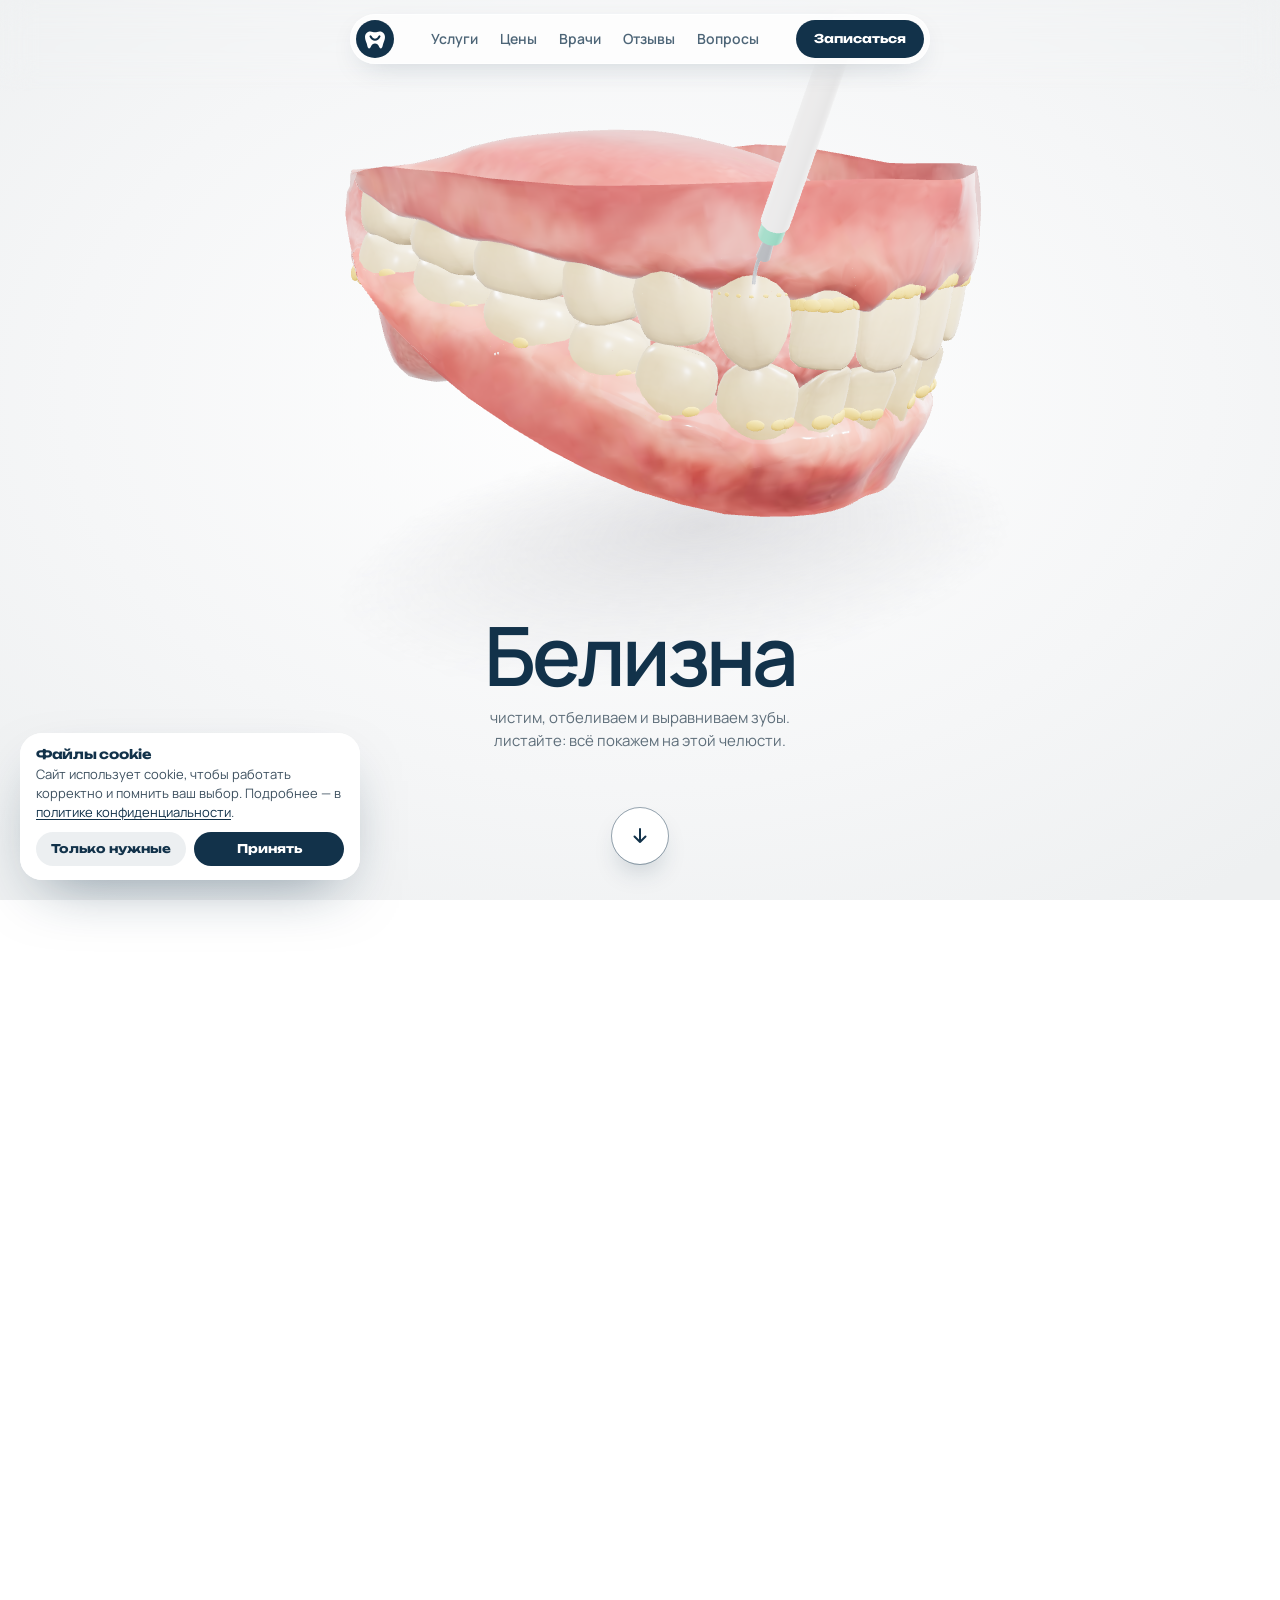
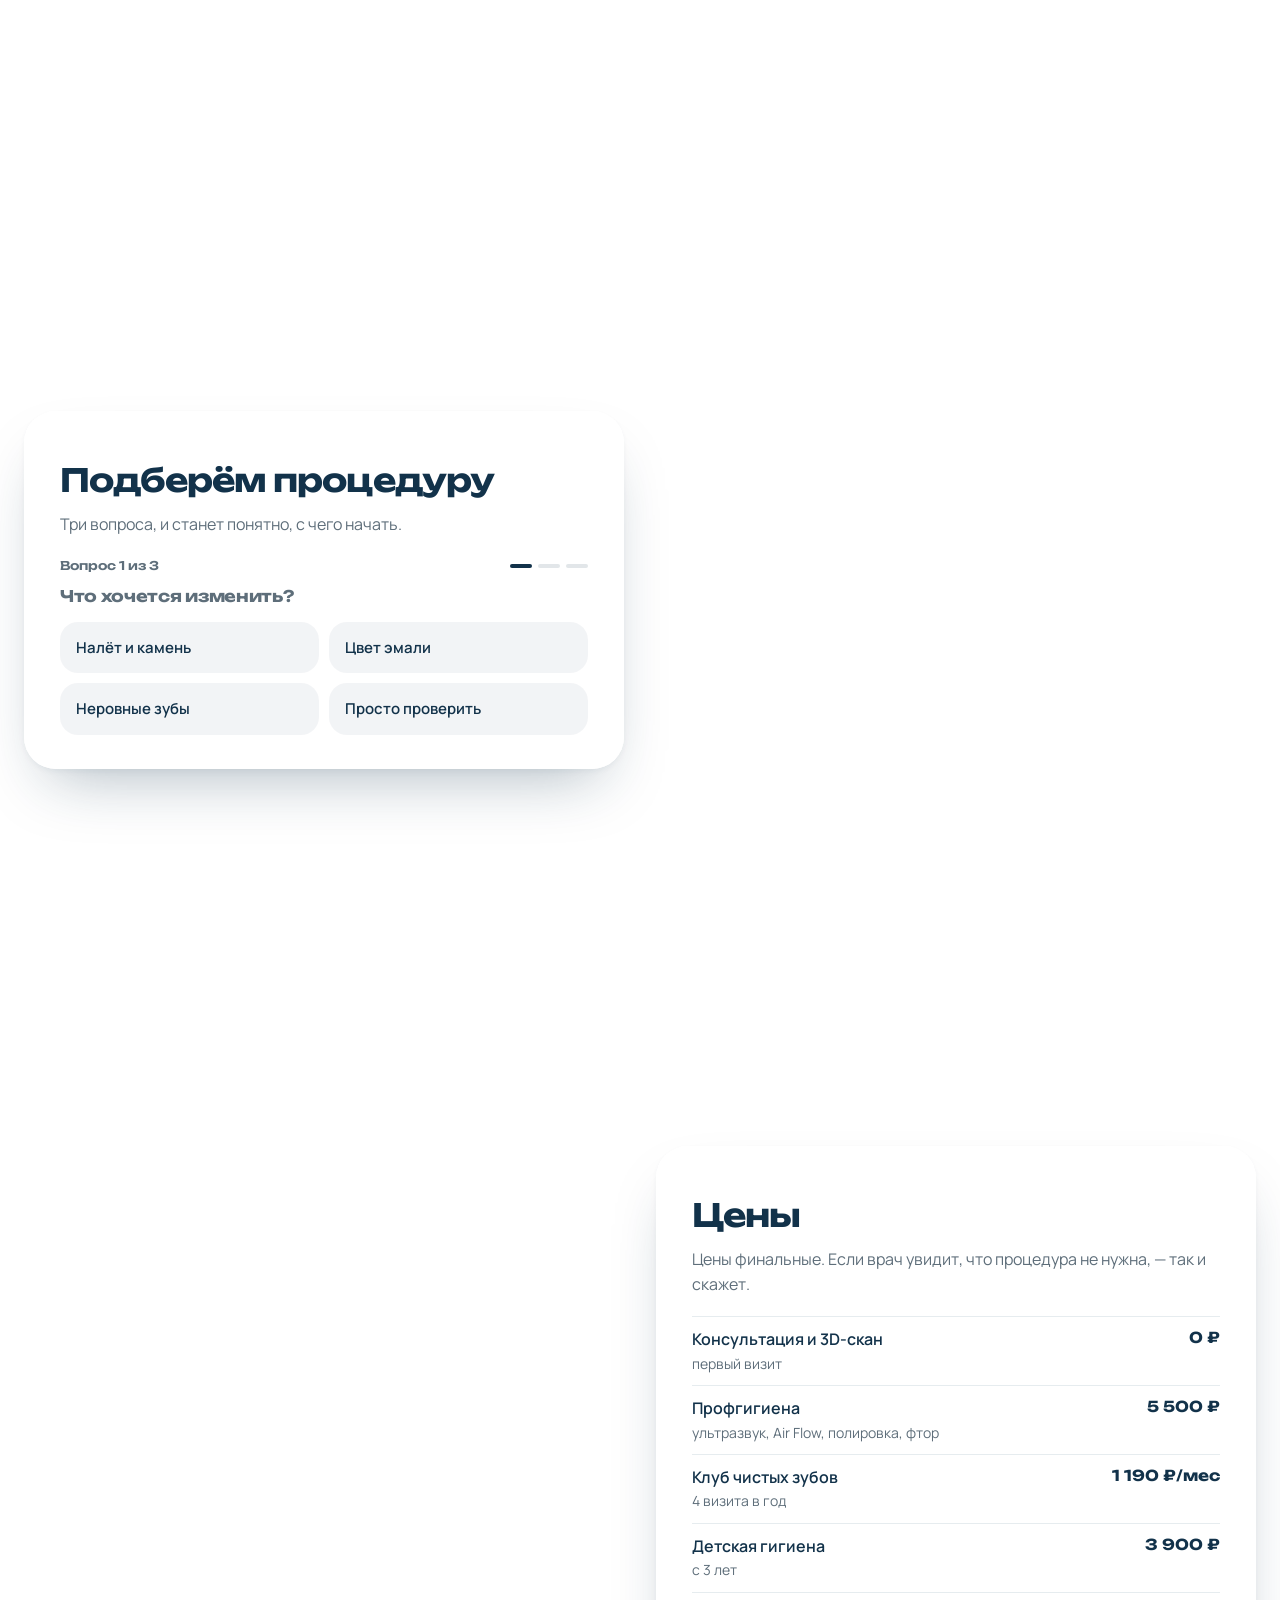
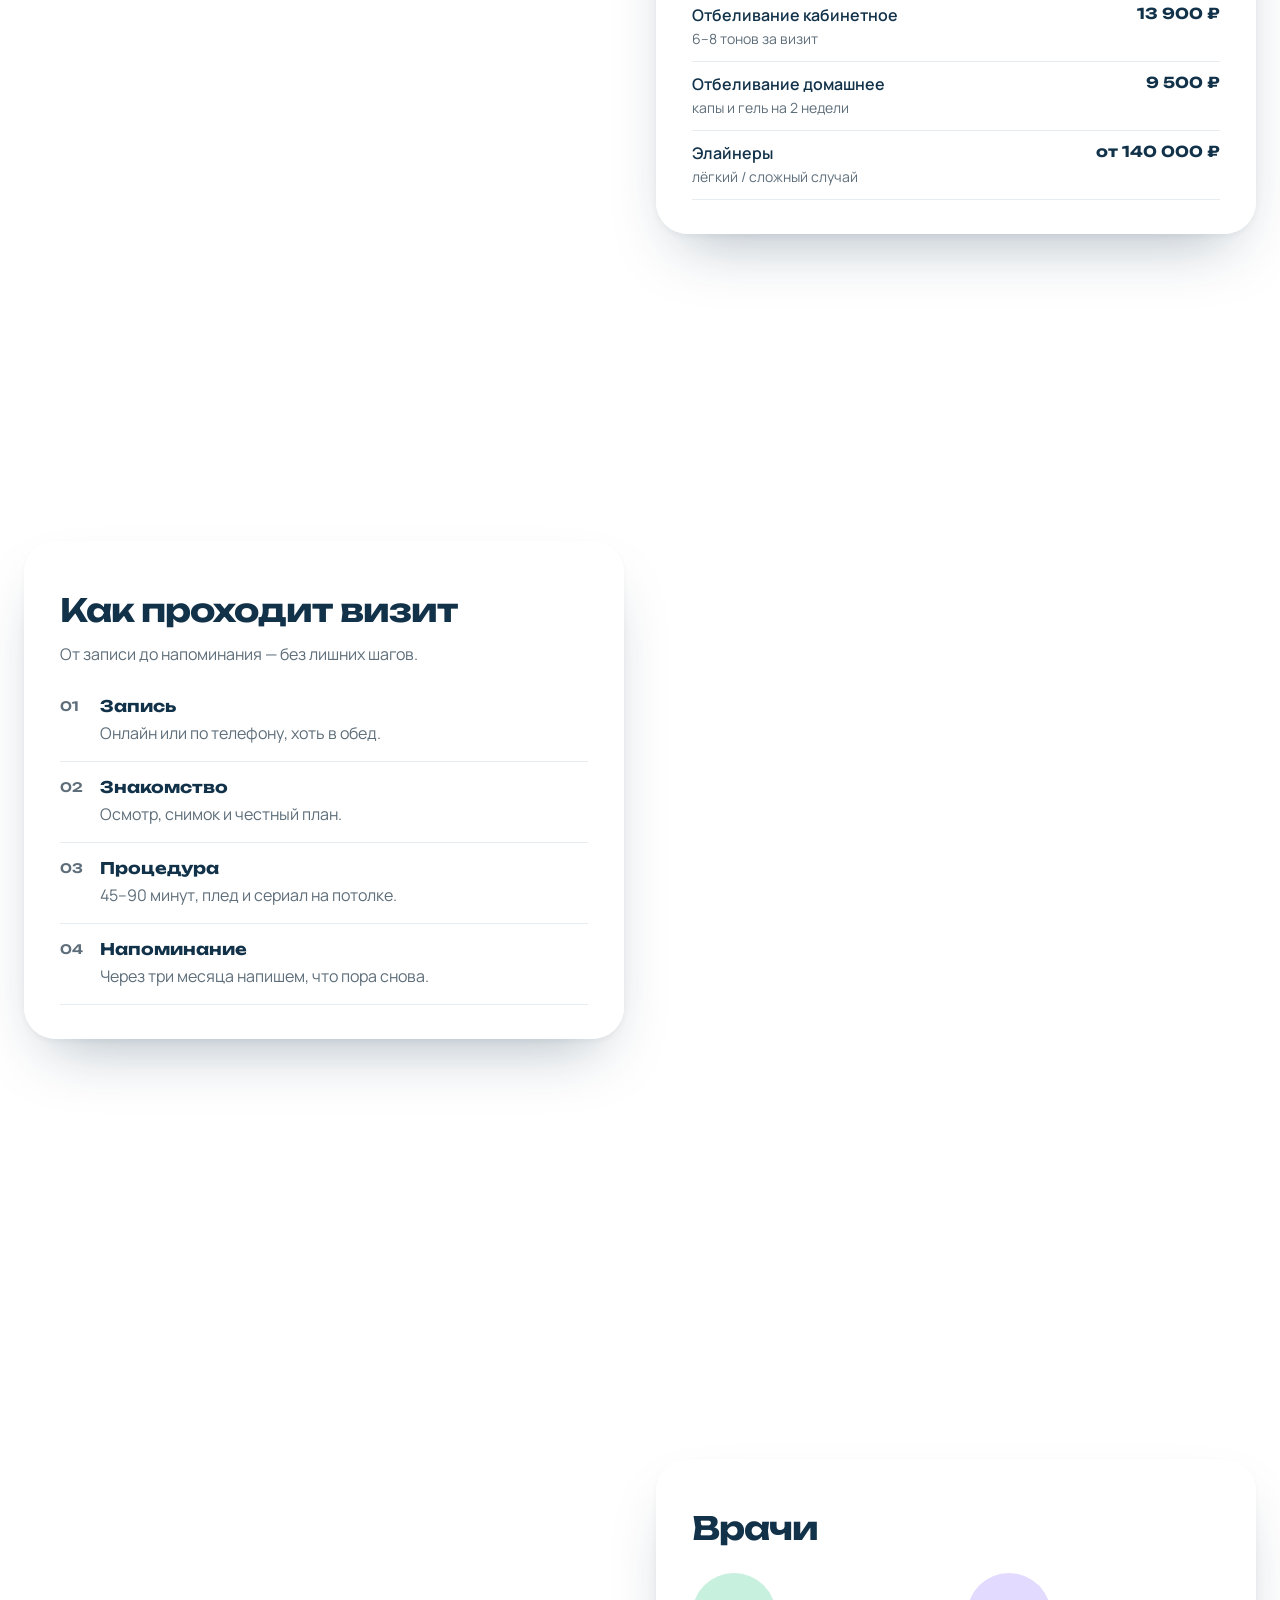
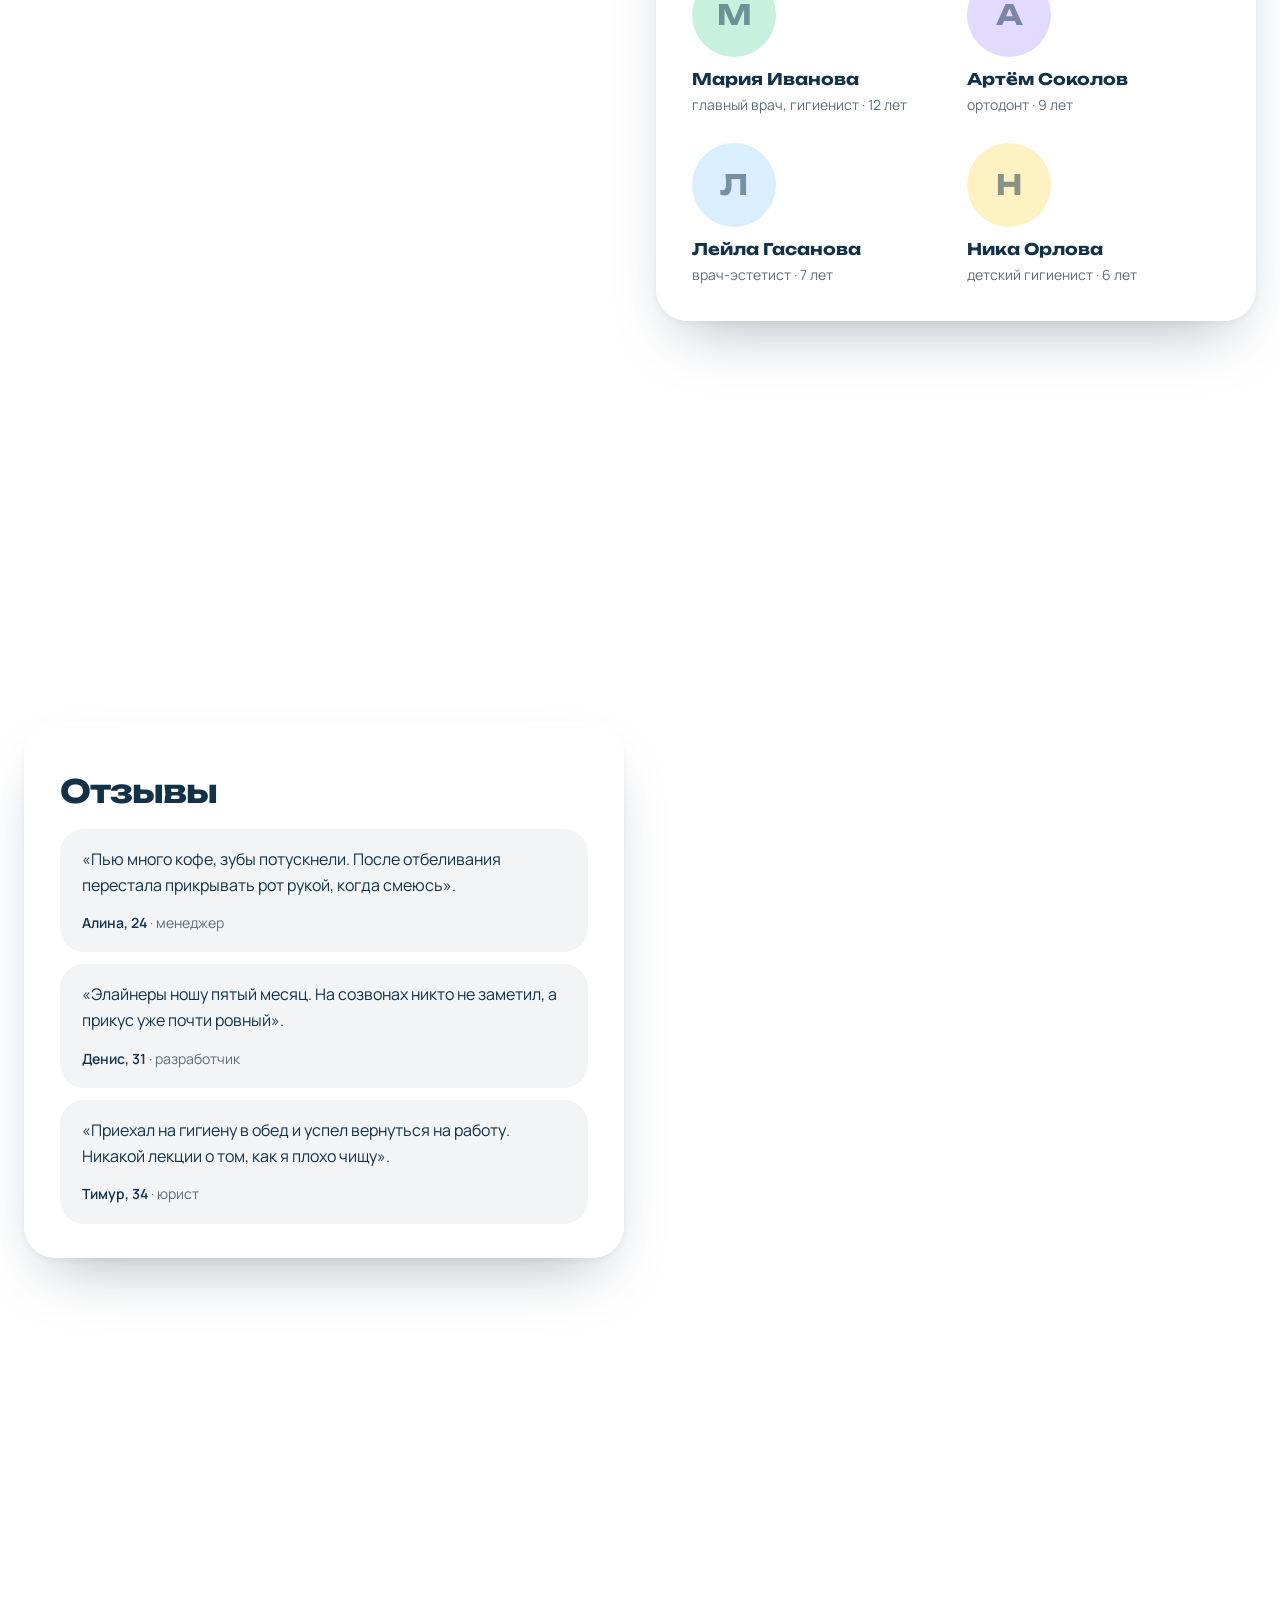
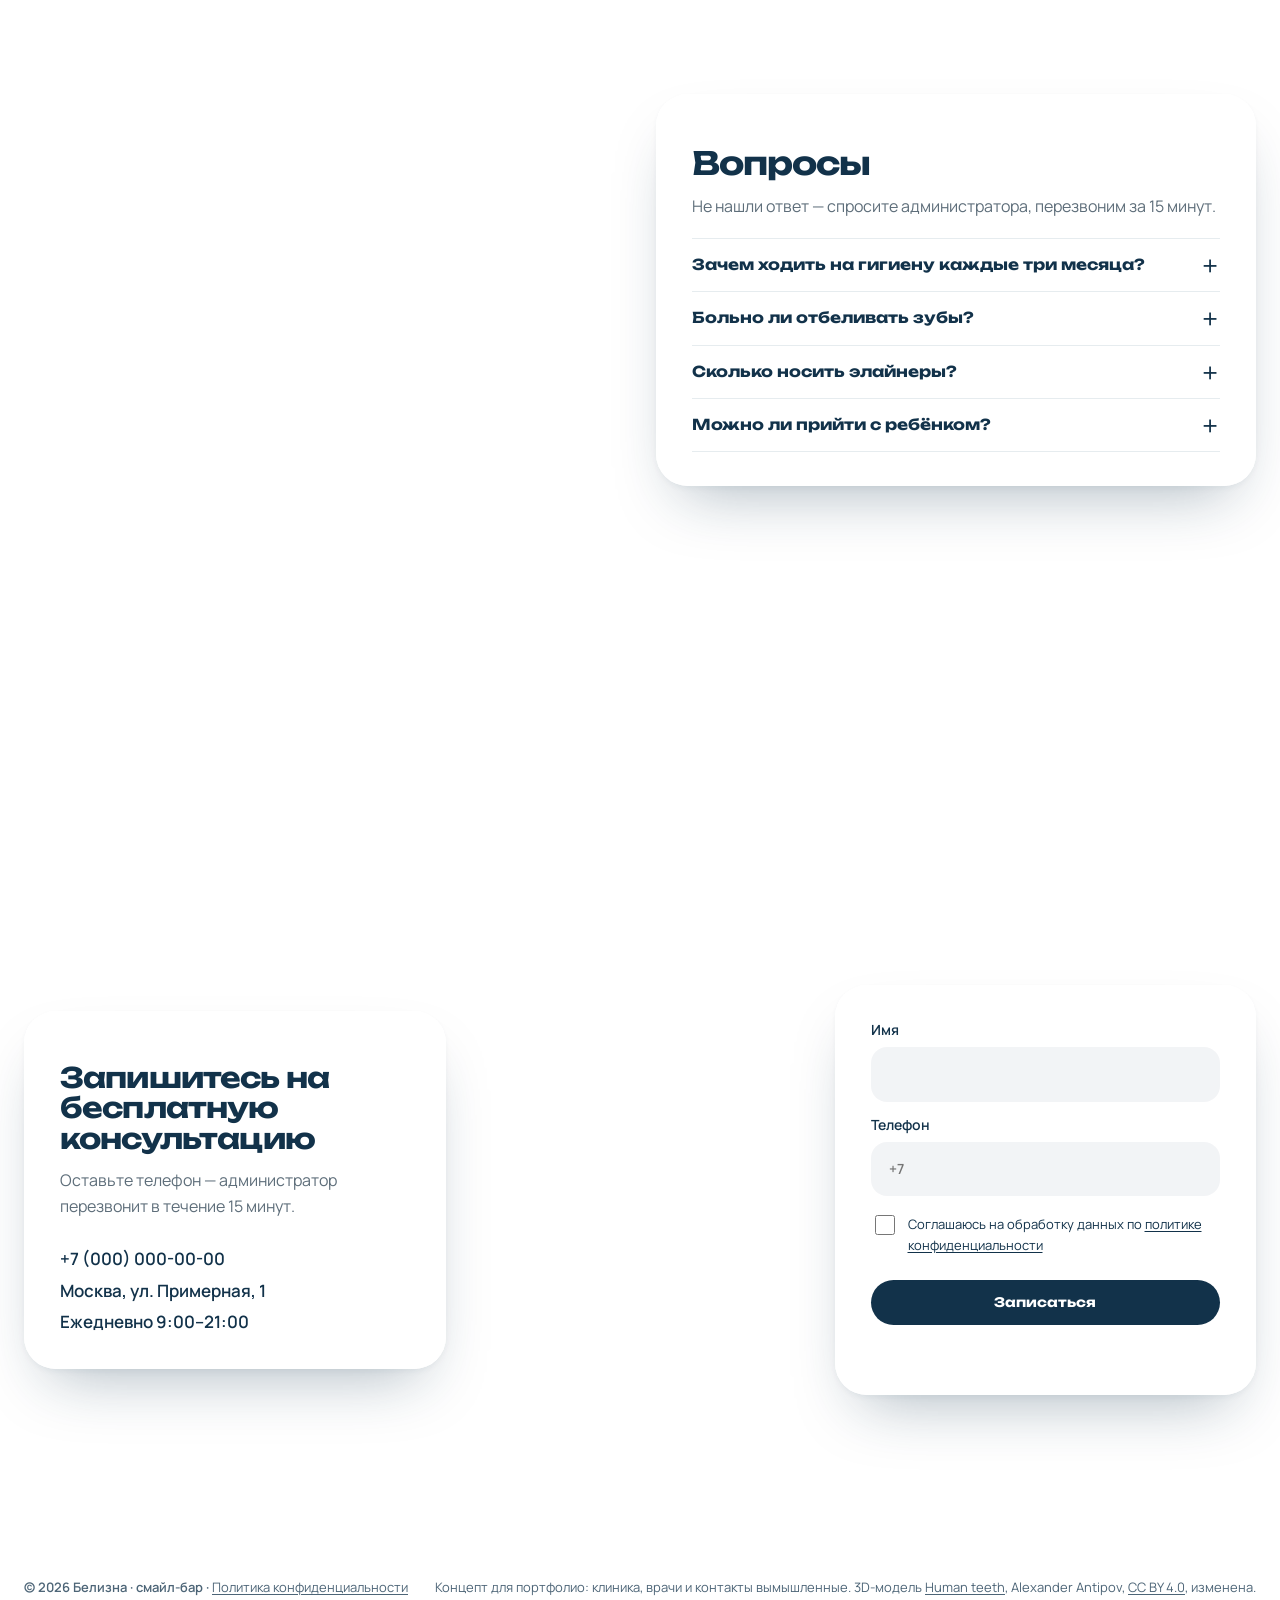
<file: index.html>
<!doctype html>
<html lang="ru">
<head>
<meta charset="utf-8">
<meta name="viewport" content="width=device-width, initial-scale=1, viewport-fit=cover">
<title>Белизна — смайл-бар профилактической стоматологии</title>
<link rel="icon" href="data:image/svg+xml,<svg xmlns='http://www.w3.org/2000/svg' viewBox='0 0 32 32'><circle cx='16' cy='16' r='16' fill='%2312324A'/><g transform='translate(3.2 3.6) scale(.8)'><path fill='%23fff' d='M11 7.5c-3.4 0-5.5 2.7-5.5 6 0 2.6.9 4.4 1.7 6.6.7 2 .9 5.4 2.6 5.4 2.1 0 1.8-5.3 6.2-5.3s4.1 5.3 6.2 5.3c1.7 0 1.9-3.4 2.6-5.4.8-2.2 1.7-4 1.7-6.6 0-3.3-2.1-6-5.5-6-2.1 0-3.2 1-5 1s-2.9-1-5-1z'/><path fill='none' stroke='%2312324A' stroke-width='2' stroke-linecap='round' d='M11.2 12.6c1.2 2.5 3 3.7 4.8 3.7s3.6-1.2 4.8-3.7'/></g></svg>">
<link rel="apple-touch-icon" href="apple-touch-icon.png?v=20261121a">
<link rel="preload" href="js/ui.js?v=20261121a" as="script">
<link rel="preload" href="js/scene.js?v=20261121a" as="script">
<link rel="preload" href="js/dialogs.js?v=20261121a" as="script">
<link rel="preload" href="vendor/three.min.js?v=20261121a" as="script">
<link rel="preload" href="vendor/GLTFLoader.js?v=20261121a" as="script">
<link rel="preload" href="model.glb?v=20261121a" as="fetch" crossorigin>
<link rel="preload" href="vendor/fonts/manrope-cyrillic.woff2?v=20261121a" as="font" type="font/woff2" crossorigin>
<link rel="preload" href="vendor/fonts/unbounded-cyrillic.woff2?v=20261121a" as="font" type="font/woff2" crossorigin>
<meta name="description" content="Смайл-бар «Белизна»: профгигиена, отбеливание и элайнеры. Покажем на 3D-модели челюсти, как это работает. Цены, врачи, запись.">
<meta property="og:type" content="website">
<meta property="og:title" content="Белизна — смайл-бар">
<meta property="og:description" content="Концепт сайта: чистка, отбеливание и элайнеры на 3D-челюсти, которая меняется при прокрутке.">
<meta property="og:site_name" content="Белизна">
<meta property="og:locale" content="ru_RU">
<meta property="og:image" content="https://anufriev163.github.io/belizna/og.jpg?v=2">
<meta property="og:image:type" content="image/jpeg">
<meta property="og:image:alt" content="3D-челюсть и название «Белизна» на первом экране сайта">
<meta property="og:url" content="https://anufriev163.github.io/belizna/">
<meta property="og:image:width" content="1200">
<meta property="og:image:height" content="630">
<meta name="twitter:card" content="summary_large_image">
<meta name="twitter:title" content="Белизна — смайл-бар">
<meta name="twitter:description" content="Концепт сайта: чистка, отбеливание и элайнеры на 3D-челюсти, которая меняется при прокрутке.">
<meta name="twitter:image" content="https://anufriev163.github.io/belizna/og.jpg?v=2">
<meta name="theme-color" content="#ffffff">
<link rel="canonical" href="https://anufriev163.github.io/belizna/">
<noscript><style>html:not(.css) body > * { visibility: visible !important; } .loader { display: none !important; } .intro > *, .hint { opacity: 1 !important; translate: none !important; }</style></noscript>
<style>
/* Шрифты лежат на сайте (vendor/fonts), без запросов к Google */
@font-face { font-family: "Manrope"; font-style: normal; font-weight: 400 600; font-display: swap; src: url(vendor/fonts/manrope-cyrillic.woff2?v=20261121a) format("woff2"); unicode-range: U+0301, U+0400-045F, U+0490-0491, U+04B0-04B1, U+2116; }
@font-face { font-family: "Manrope"; font-style: normal; font-weight: 400 600; font-display: swap; src: url(vendor/fonts/manrope-latin-ext.woff2?v=20261121a) format("woff2"); unicode-range: U+0100-02BA, U+02BD-02C5, U+02C7-02CC, U+02CE-02D7, U+02DD-02FF, U+0304, U+0308, U+0329, U+1D00-1DBF, U+1E00-1E9F, U+1EF2-1EFF, U+2020, U+20A0-20AB, U+20AD-20C4, U+2113, U+2C60-2C7F, U+A720-A7FF; }
@font-face { font-family: "Manrope"; font-style: normal; font-weight: 400 600; font-display: swap; src: url(vendor/fonts/manrope-latin.woff2?v=20261121a) format("woff2"); unicode-range: U+0000-00FF, U+0131, U+0152-0153, U+02BB-02BC, U+02C6, U+02DA, U+02DC, U+0304, U+0308, U+0329, U+2000-206F, U+20AC, U+2122, U+2191, U+2193, U+2212, U+2215, U+FEFF, U+FFFD; }
@font-face { font-family: "Unbounded"; font-style: normal; font-weight: 500 700; font-display: swap; src: url(vendor/fonts/unbounded-cyrillic.woff2?v=20261121a) format("woff2"); unicode-range: U+0301, U+0400-045F, U+0490-0491, U+04B0-04B1, U+2116; }
@font-face { font-family: "Unbounded"; font-style: normal; font-weight: 500 700; font-display: swap; src: url(vendor/fonts/unbounded-latin-ext.woff2?v=20261121a) format("woff2"); unicode-range: U+0100-02BA, U+02BD-02C5, U+02C7-02CC, U+02CE-02D7, U+02DD-02FF, U+0304, U+0308, U+0329, U+1D00-1DBF, U+1E00-1E9F, U+1EF2-1EFF, U+2020, U+20A0-20AB, U+20AD-20C4, U+2113, U+2C60-2C7F, U+A720-A7FF; }
@font-face { font-family: "Unbounded"; font-style: normal; font-weight: 500 700; font-display: swap; src: url(vendor/fonts/unbounded-latin.woff2?v=20261121a) format("woff2"); unicode-range: U+0000-00FF, U+0131, U+0152-0153, U+02BB-02BC, U+02C6, U+02DA, U+02DC, U+0304, U+0308, U+0329, U+2000-206F, U+20AC, U+2122, U+2191, U+2193, U+2212, U+2215, U+FEFF, U+FFFD; }
:root { --card-shadow: inset 0 0 0 1px rgb(255 255 255 / .75), 0 2px 6px rgb(18 50 74 / .05), 0 30px 64px -26px rgb(18 50 74 / .36); }
:root { --spring: cubic-bezier(.34, 1.56, .64, 1); }
*, *::before, *::after { box-sizing: border-box; }
html, body { margin: 0; background: #fff; overflow-x: clip; }
body { color: #12324A; font: 400 17px/1.6 "Manrope", system-ui, sans-serif; -webkit-font-smoothing: antialiased; }
.sr { position: absolute; width: 1px; height: 1px; overflow: hidden; clip: rect(0 0 0 0); white-space: nowrap; }

/* ---------- Экран загрузки: зуб белеет, пока грузится модель ---------- */
.loader { position: fixed; inset: 0; z-index: 6; display: grid; place-content: center; justify-items: center; gap: 20px; background: #fff; transition: opacity .7s ease, visibility 0s .7s; }
.loader.off { opacity: 0; visibility: hidden; }
.l-mark { position: relative; width: 124px; height: 124px; }
.l-mark svg { position: absolute; inset: 16px; width: 92px; height: 92px; }
.l-ring { position: absolute; inset: 0; border-radius: 50%; border: 1.5px solid rgb(18 50 74 / .1); border-top-color: #111; animation: l-spin 1.2s linear infinite; }
.l-white { opacity: 0; animation: l-whiten 3s cubic-bezier(.2,.7,.3,1) forwards; }
.loader.done .l-white { opacity: 1; animation: none; transition: opacity .35s ease; }
.loader b { font: 700 15px/1 "Unbounded", sans-serif; letter-spacing: -.02em; color: #12324A; }
@keyframes l-spin { to { transform: rotate(360deg); } }
@keyframes l-whiten { to { opacity: .85; } }

/* Пока не пришёл css/styles.css, всё кроме экрана загрузки скрыто: страница без стилей перестраивалась бы под загрузчиком и давала сдвиг раскладки */
html:not(.css) body > :not(.loader):not(script):not(noscript) { visibility: hidden; }
</style>
<link rel="preload" href="css/styles.css?v=20261121a" as="style">
<link rel="stylesheet" href="css/styles.css?v=20261121a" media="print" onload="this.media='all';document.documentElement.classList.add('css')">
<noscript><link rel="stylesheet" href="css/styles.css?v=20261121a"></noscript>
</head>
<body>
<div class="loader" aria-hidden="true">
  <div class="l-mark"><i class="l-ring"></i><svg viewBox="0 0 32 32"><circle cx="16" cy="16" r="16" fill="#12324A"/><g transform="translate(3.2 3.6) scale(.8)"><path fill="#E6D39C" d="M11 7.5c-3.4 0-5.5 2.7-5.5 6 0 2.6.9 4.4 1.7 6.6.7 2 .9 5.4 2.6 5.4 2.1 0 1.8-5.3 6.2-5.3s4.1 5.3 6.2 5.3c1.7 0 1.9-3.4 2.6-5.4.8-2.2 1.7-4 1.7-6.6 0-3.3-2.1-6-5.5-6-2.1 0-3.2 1-5 1s-2.9-1-5-1z"/><path fill="none" stroke="#12324A" stroke-width="2" stroke-linecap="round" d="M11.2 12.6c1.2 2.5 3 3.7 4.8 3.7s3.6-1.2 4.8-3.7"/></g></svg><svg class="l-white" viewBox="0 0 32 32"><g transform="translate(3.2 3.6) scale(.8)"><path fill="#fff" d="M11 7.5c-3.4 0-5.5 2.7-5.5 6 0 2.6.9 4.4 1.7 6.6.7 2 .9 5.4 2.6 5.4 2.1 0 1.8-5.3 6.2-5.3s4.1 5.3 6.2 5.3c1.7 0 1.9-3.4 2.6-5.4.8-2.2 1.7-4 1.7-6.6 0-3.3-2.1-6-5.5-6-2.1 0-3.2 1-5 1s-2.9-1-5-1z"/><path fill="none" stroke="#12324A" stroke-width="2" stroke-linecap="round" d="M11.2 12.6c1.2 2.5 3 3.7 4.8 3.7s3.6-1.2 4.8-3.7"/></g></svg></div>
  <b>Белизна</b>
</div>
<script>
// Экран загрузки: держим его, пока не готова челюсть, но не дольше 7 секунд
(function () {
  // Перезагрузка и возврат на вкладку всегда начинаются с первого экрана, а не с того места, где страницу оставили
  try { if ("scrollRestoration" in history) history.scrollRestoration = "manual"; } catch (e) {}
  window.scrollTo(0, 0);
  setTimeout(function () { document.documentElement.classList.add("css"); }, 8000);   // страховка: если стили так и не пришли, показываем страницу как есть
  window.addEventListener("pageshow", function (e) { if (e.persisted) window.scrollTo(0, 0); });
  var el = document.querySelector(".loader"), called = false;
  window.siteReady = function () {
    if (called) return; called = true;
    function reveal() {
      if (!document.documentElement.classList.contains("css")) { setTimeout(reveal, 80); return; }   // ждём стили, чтобы не открыть скрытую страницу
      el.classList.add("done");                       // зуб добеливается
      setTimeout(function () { document.documentElement.classList.add("go"); }, 300);   // первый экран проявляется
      setTimeout(function () { el.classList.add("off"); }, 420);
    }
    setTimeout(reveal, Math.max(0, 900 - performance.now()));
  };
  // Без 3D сайт остаётся рабочим: на первом экране название и причина
  window.__errs = [];
  addEventListener("error", function (e) { window.__errs.push((e.filename ? e.filename.split("/").pop() + ": " : "") + e.message); }, true);
  window.siteFail = function (why) {
    if (window.__errs.length) why += " (" + window.__errs.slice(0, 2).join("; ") + ")";
    document.body.classList.add("no3d");
    var el = document.querySelector(".why"); if (el) el.textContent = why;
    window.siteReady();
  };
  setTimeout(window.siteReady, 7000);   // если челюсть не успела, показываем сайт: она появится, когда догрузится
})();
</script>
<a class="skip" href="#main">К содержимому</a>
<div class="world" aria-hidden="true"></div>
<div class="band" aria-hidden="true"></div>
<div class="stage" aria-hidden="true"><div class="port"><div class="inner"><div class="bg"></div><div class="glow"></div><canvas id="jaw"></canvas></div></div></div>
<div class="ring" aria-hidden="true"></div>
<div class="grab" role="region" tabindex="-1" aria-label="Челюсть в круге: стрелки поворачивают, плюс и минус приближают, ноль возвращает"><span aria-hidden="true">← Покрутите →</span></div>
<div class="cmp" role="slider" tabindex="-1" aria-label="Было и стало" aria-valuemin="0" aria-valuemax="100" aria-valuenow="50" aria-valuetext="Было: 50%, стало: 50%"><i class="cmp-line"></i><b class="cmp-knob" aria-hidden="true"></b><span class="cmp-tag a">Было</span><span class="cmp-tag b">Стало</span></div>
<div class="nav-fade" aria-hidden="true"></div>
<div class="veil" aria-hidden="true"></div>
<nav class="nav" aria-label="Основное меню">
  <a class="logo" href="#top" aria-label="Белизна, на главную"><svg viewBox="0 0 32 32" width="38" height="38" aria-hidden="true"><circle cx="16" cy="16" r="16" fill="#12324A"/><g transform="translate(3.2 3.6) scale(.8)"><path fill="#fff" d="M11 7.5c-3.4 0-5.5 2.7-5.5 6 0 2.6.9 4.4 1.7 6.6.7 2 .9 5.4 2.6 5.4 2.1 0 1.8-5.3 6.2-5.3s4.1 5.3 6.2 5.3c1.7 0 1.9-3.4 2.6-5.4.8-2.2 1.7-4 1.7-6.6 0-3.3-2.1-6-5.5-6-2.1 0-3.2 1-5 1s-2.9-1-5-1z"/><path fill="none" stroke="#12324A" stroke-width="2" stroke-linecap="round" d="M11.2 12.6c1.2 2.5 3 3.7 4.8 3.7s3.6-1.2 4.8-3.7"/></g></svg></a>
  <div class="links"><span class="nav-pill" aria-hidden="true"></span><a href="#s1">Услуги</a><a href="#prices">Цены</a><a href="#doctors">Врачи</a><a href="#reviews">Отзывы</a><a href="#faq">Вопросы</a></div>
  <a class="book-top" href="#book">Записаться</a>
  <button class="burger" type="button" aria-label="Открыть меню" aria-expanded="false" aria-controls="menu"><i></i><i></i></button>
</nav>
<div class="menu" id="menu" inert>
  <div class="menu-links"><a href="#s1" style="--i:0">Услуги</a><a href="#prices" style="--i:1">Цены</a><a href="#doctors" style="--i:2">Врачи</a><a href="#reviews" style="--i:3">Отзывы</a><a href="#faq" style="--i:4">Вопросы</a></div>
  <div class="menu-foot" style="--i:5"><span>+7 (000) 000-00-00</span><span>Ежедневно 9:00–21:00</span></div>
</div>

<main id="main">
<p class="sr">Анимация: модель челюсти с налётом, воспалёнными дёснами, тёмной эмалью и кривыми зубами. При прокрутке скейлер снимает налёт, ершик чистит между зубами, чашечка полирует, капа с гелем и лампа отбеливают, элайнер выравнивает зубы. В конце — чистая ровная белая улыбка.</p>
<div class="hero" id="top" data-p="0 0" data-c="0" data-d="1"><div class="intro"><h1 class="intro-name">Белизна</h1><p class="intro-line">чистим, отбеливаем и выравниваем зубы.<br>листайте: всё покажем на этой челюсти.</p></div><a class="hint" href="#s1" aria-label="Листать дальше"><svg viewBox="0 0 20 20" fill="none" stroke="currentColor" stroke-width="2" stroke-linecap="round" stroke-linejoin="round" aria-hidden="true"><path d="M10 3v13M4.5 10.5 10 16l5.5-5.5"/></svg><span>Листайте</span></a><div class="fallback"><p class="fb-name">Белизна</p><p>Смайл-бар профилактической стоматологии</p><small class="why"></small></div></div>

<section class="sec film" data-p="0 .05" data-c="1" data-d="1" style="--h:110vh">
  <div class="pin"><div class="tx first">
    <h2>Смайл-бар профилактической стоматологии</h2>
    <p>Приходите на час, уходите с чистыми зубами. Без лечения, страха и долгих визитов.</p>
    <a class="btn" href="#book">Записаться</a><a class="btn ghost" href="#prices">Цены</a>
  </div></div>
</section>

<section class="sec film" id="s1" data-p=".05 .49" data-c="-1" data-d="1" style="--h:200vh">
  <div class="pin"><div class="tx" style="--tone:#fff">
    <div class="ttl"><h2>Профгигиена</h2><span class="k">01</span></div>
    <p>Ультразвук снимает налёт и камень у самой десны — там, куда щётка не достаёт.</p>
    <div class="mini"><div><b>40</b><span>минут</span></div><div><b>4</b><span>этапа чистки</span></div><div><b>0</b><span>боли</span></div></div>
    <div class="row"><span class="price">5 500 ₽<small>40–60 минут</small></span><a class="btn" href="#book">Записаться</a></div>
  </div></div>
</section>

<section class="sec film" data-p=".49 .68" data-c="1" data-d="1" style="--h:140vh">
  <div class="pin"><div class="tx" style="--tone:#fff">
    <div class="ttl"><h2>Ершик и полировка</h2><span class="k">02</span></div>
    <p>Чистим между зубами и полируем эмаль. Входит в гигиену, а регулярно — в клубе.</p>
    <div class="mini"><div><b>4</b><span>визита в год</span></div><div><b>3</b><span>месяца между</span></div><div><b>0</b><span>забот о записи</span></div></div>
    <div class="row"><span class="price">1 190 ₽<small>клуб, в месяц</small></span><a class="btn" href="#book">Вступить в клуб</a></div>
  </div></div>
</section>

<section class="sec film" data-p=".68 .81" data-c="-1" data-d="1" style="--h:130vh">
  <div class="pin"><div class="tx" style="--tone:#fff">
    <div class="ttl"><h2>Отбеливание</h2><span class="k">03</span></div>
    <p>Гель и лампа осветляют зубы на 6–8 тонов за один визит.</p>
    <div class="mini"><div><b>6–8</b><span>тонов светлее</span></div><div><b>60</b><span>минут</span></div><div><b>1</b><span>визит</span></div></div>
    <div class="row"><span class="price">13 900 ₽<small>1 визит</small></span><a class="btn" href="#book">Записаться</a></div>
  </div></div>
</section>

<section class="sec film" data-p=".81 .93" data-c="1" data-d="1" style="--h:130vh">
  <div class="pin"><div class="tx" style="--tone:#fff">
    <div class="ttl"><h2>Элайнеры</h2><span class="k">04</span></div>
    <p>Прозрачные капы вместо брекетов. 3D-план результата покажем до старта.</p>
    <div class="mini"><div><b>6–12</b><span>месяцев</span></div><div><b>7</b><span>дней на капу</span></div><div><b>3D</b><span>план до старта</span></div></div>
    <div class="row"><span class="price">от 140 000 ₽<small>6–12 месяцев</small></span><a class="btn" href="#book">Консультация</a></div>
  </div></div>
</section>

<section class="sec film" data-p=".93 1" data-c="0" data-d=".62" data-y="-.13" style="--h:120vh">
  <div class="pin"><div class="tx">
    <h2>Чистая, ровная, белая улыбка</h2>
    <a class="btn" href="#book">Записаться бесплатно</a>
  </div></div>
</section>

<section class="sec film cmpsec" data-p="1 1" data-c="0" data-d=".85" data-y="-.09" data-cmp="1" style="--h:150vh">
  <div class="pin"><div class="tx">
    <h2>Было / стало</h2>
    <p>Потяните ползунок на круге: одна и та же челюсть до и после.</p>
  </div></div>
</section>

<section class="sec plain split" id="quiz" data-p="1 1" data-c="1" data-d="1.1">
  <div class="l">
    <h2>Подберём процедуру</h2>
    <p>Три вопроса, и станет понятно, с чего начать.</p>
    <div class="qz" aria-live="polite"></div>
  </div>
</section>

<section class="sec plain split" id="prices" data-p="1 1" data-c="-1" data-d="1.1">
  <div class="r">
    <h2>Цены</h2>
    <p>Цены финальные. Если врач увидит, что процедура не нужна, — так и скажет.</p>
    <ul class="list">
      <li><span>Консультация и 3D-скан<em>первый визит</em></span><b>0 ₽</b></li>
      <li><span>Профгигиена<em>ультразвук, Air Flow, полировка, фтор</em></span><b>5 500 ₽</b></li>
      <li><span>Клуб чистых зубов<em>4 визита в год</em></span><b>1 190 ₽/мес</b></li>
      <li><span>Детская гигиена<em>с 3 лет</em></span><b>3 900 ₽</b></li>
      <li><span>Отбеливание кабинетное<em>6–8 тонов за визит</em></span><b>13 900 ₽</b></li>
      <li><span>Отбеливание домашнее<em>капы и гель на 2 недели</em></span><b>9 500 ₽</b></li>
      <li><span>Элайнеры<em>лёгкий / сложный случай</em></span><b>от 140 000 ₽</b></li>
    </ul>
  </div>
</section>

<section class="sec plain split" data-p="1 1" data-c="1" data-d="1.1">
  <div class="l">
    <h2>Как проходит визит</h2>
    <p>От записи до напоминания — без лишних шагов.</p>
    <ol class="steps">
      <li><b>Запись</b><p>Онлайн или по телефону, хоть в обед.</p></li>
      <li><b>Знакомство</b><p>Осмотр, снимок и честный план.</p></li>
      <li><b>Процедура</b><p>45–90 минут, плед и сериал на потолке.</p></li>
      <li><b>Напоминание</b><p>Через три месяца напишем, что пора снова.</p></li>
    </ol>
  </div>
</section>

<section class="sec plain split" id="doctors" data-p="1 1" data-c="-1" data-d="1.1">
  <div class="r">
    <h2>Врачи</h2>
    <div class="people">
      <div class="doc"><div class="ph" style="background:#C8F0DE">М</div><div><b>Мария Иванова</b><span>главный врач, гигиенист · 12 лет</span></div></div>
      <div class="doc"><div class="ph" style="background:#E3DAFF">А</div><div><b>Артём Соколов</b><span>ортодонт · 9 лет</span></div></div>
      <div class="doc"><div class="ph" style="background:#D9EEFF">Л</div><div><b>Лейла Гасанова</b><span>врач-эстетист · 7 лет</span></div></div>
      <div class="doc"><div class="ph" style="background:#FFF2C2">Н</div><div><b>Ника Орлова</b><span>детский гигиенист · 6 лет</span></div></div>
    </div>
  </div>
</section>

<section class="sec plain split" id="reviews" data-p="1 1" data-c="1" data-d="1.1">
  <div class="l">
    <h2>Отзывы</h2>
    <div class="people">
      <article class="rv"><p>«Пью много кофе, зубы потускнели. После отбеливания перестала прикрывать рот рукой, когда смеюсь».</p><footer><b>Алина, 24</b> · менеджер</footer></article>
      <article class="rv"><p>«Элайнеры ношу пятый месяц. На созвонах никто не заметил, а прикус уже почти ровный».</p><footer><b>Денис, 31</b> · разработчик</footer></article>
      <article class="rv"><p>«Приехал на гигиену в обед и успел вернуться на работу. Никакой лекции о том, как я плохо чищу».</p><footer><b>Тимур, 34</b> · юрист</footer></article>
    </div>
  </div>
</section>

<section class="sec plain split" id="faq" data-p="1 1" data-c="-1" data-d="1.1">
  <div class="r">
    <h2>Вопросы</h2>
    <p>Не нашли ответ — спросите администратора, перезвоним за 15 минут.</p>
    <div class="faq">
      <details><summary>Зачем ходить на гигиену каждые три месяца?</summary><p>За три месяца налёт успевает затвердеть в камень, под которым начинаются кариес и воспаление дёсен.</p></details>
      <details><summary>Больно ли отбеливать зубы?</summary><p>Нет. Дёсны закрываем защитным гелем, после наносим реминерализующий состав. Лёгкая чувствительность проходит за сутки.</p></details>
      <details><summary>Сколько носить элайнеры?</summary><p>Обычно 6–12 месяцев, по 20–22 часа в сутки. Точный срок покажем на 3D-плане.</p></details>
      <details><summary>Можно ли прийти с ребёнком?</summary><p>Да, принимаем детей с трёх лет.</p></details>
    </div>
  </div>
</section>

<section class="sec plain book" id="book" data-p="1 1" data-c="0" data-d=".62">
  <div class="l">
    <h2>Запишитесь на бесплатную консультацию</h2>
    <p>Оставьте телефон — администратор перезвонит в течение 15 минут.</p>
    <div class="contacts"><span>+7 (000) 000-00-00</span><span>Москва, ул. Примерная, 1</span><span>Ежедневно 9:00–21:00</span></div>
  </div>
  <form class="r" novalidate>
    <label>Имя<input type="text" name="name" autocomplete="given-name" required aria-describedby="form-msg"></label>
    <label>Телефон<input type="tel" name="phone" autocomplete="tel" inputmode="tel" placeholder="+7" required aria-describedby="form-msg"></label>
    <label class="check"><input type="checkbox" name="agree" required aria-describedby="form-msg"><span>Соглашаюсь на обработку данных по <a href="politika.html" target="_blank" rel="noopener">политике конфиденциальности</a></span></label>
    <button class="btn" type="submit">Записаться</button>
    <p class="msg" id="form-msg" aria-live="polite"></p>
  </form>
  <footer class="foot"><span><b class="cp">© 2026 Белизна · смайл-бар</b> <a class="pol" href="politika.html" target="_blank" rel="noopener">Политика конфиденциальности</a></span><span>Концепт для портфолио: клиника, врачи и контакты вымышленные. 3D-модель <a href="https://sketchfab.com/3d-models/human-teeth-c4c569f0e08948e2a572007a7a5726f2" target="_blank" rel="noopener">Human teeth</a>, Alexander Antipov, <a href="https://creativecommons.org/licenses/by/4.0/" target="_blank" rel="noopener">CC BY 4.0</a>, изменена.</span></footer>
</section>
</main>



<script src="js/ui.js?v=20261121a"></script>

<script src="vendor/three.min.js?v=20261121a"></script>
<script src="vendor/GLTFLoader.js?v=20261121a"></script>
<script src="js/scene.js?v=20261121a"></script>
<div class="cookie" id="cookie" role="dialog" aria-label="Файлы cookie" aria-hidden="true">
  <p><b>Файлы cookie</b>Сайт использует cookie, чтобы работать корректно и помнить ваш выбор. Подробнее — в <a href="politika.html">политике конфиденциальности</a>.</p>
  <div class="ck-row"><button class="ck-no" type="button">Только нужные</button><button class="ck-yes" type="button">Принять</button></div>
</div>
<div class="pmodal" id="policy" role="dialog" aria-modal="true" aria-labelledby="pm-title" aria-hidden="true">
  <div class="pm-card" tabindex="-1">
    <button class="pm-x" type="button" aria-label="Закрыть"><svg viewBox="0 0 24 24" width="18" height="18" aria-hidden="true"><path d="M6 6l12 12M18 6L6 18" fill="none" stroke="currentColor" stroke-width="2.2" stroke-linecap="round"/></svg></button>
    <h2 id="pm-title" class="pm-title">Политика конфиденциальности</h2>
    <p class="pm-note">Это шаблон. Перед запуском замените выделенные поля и покажите текст юристу.</p>

  <h2>1. Кто обрабатывает данные</h2>
  <p>Оператор персональных данных: <mark>название организации</mark>, ИНН <mark>0000000000</mark>, адрес <mark>адрес организации</mark>. Вопросы об обработке данных: <mark>электронная почта</mark>.</p>

  <h2>2. Какие данные мы получаем</h2>
  <p>Через форму записи на сайте мы получаем только то, что вы указали сами:</p>
  <ul>
    <li>имя;</li>
    <li>номер телефона.</li>
  </ul>

  <h2>3. Зачем нужны эти данные</h2>
  <p>Чтобы перезвонить вам, ответить на вопросы и записать на приём. Для рассылок мы их не используем.</p>

  <h2>4. На каком основании</h2>
  <p>Мы обрабатываем данные на основании вашего согласия, которое вы даёте, отмечая галочку в форме записи.</p>

  <h2>5. Как долго храним</h2>
  <p>Храним данные <mark>срок хранения</mark> или до отзыва согласия, если закон не требует хранить их дольше.</p>

  <h2>6. Кому передаём</h2>
  <p>Мы не передаём данные третьим лицам, кроме случаев, предусмотренных законом, и сервисов, которые помогают принимать заявки: <mark>перечень сервисов</mark>.</p>

  <h2>7. Файлы cookie</h2>
  <p>Сайт использует только необходимые cookie и локальное хранилище браузера: они запоминают ваш выбор в плашке cookie. Рекламных и аналитических cookie нет. Сохранённый выбор можно удалить в настройках браузера.</p>

  <h2>8. Ваши права</h2>
  <p>Вы можете узнать, какие данные у нас есть, уточнить или удалить их, а также отозвать согласие. Для этого напишите на <mark>электронная почта</mark>.</p>
  </div>
</div>
<script src="js/dialogs.js?v=20261121a"></script>
</body>
</html>
</file>
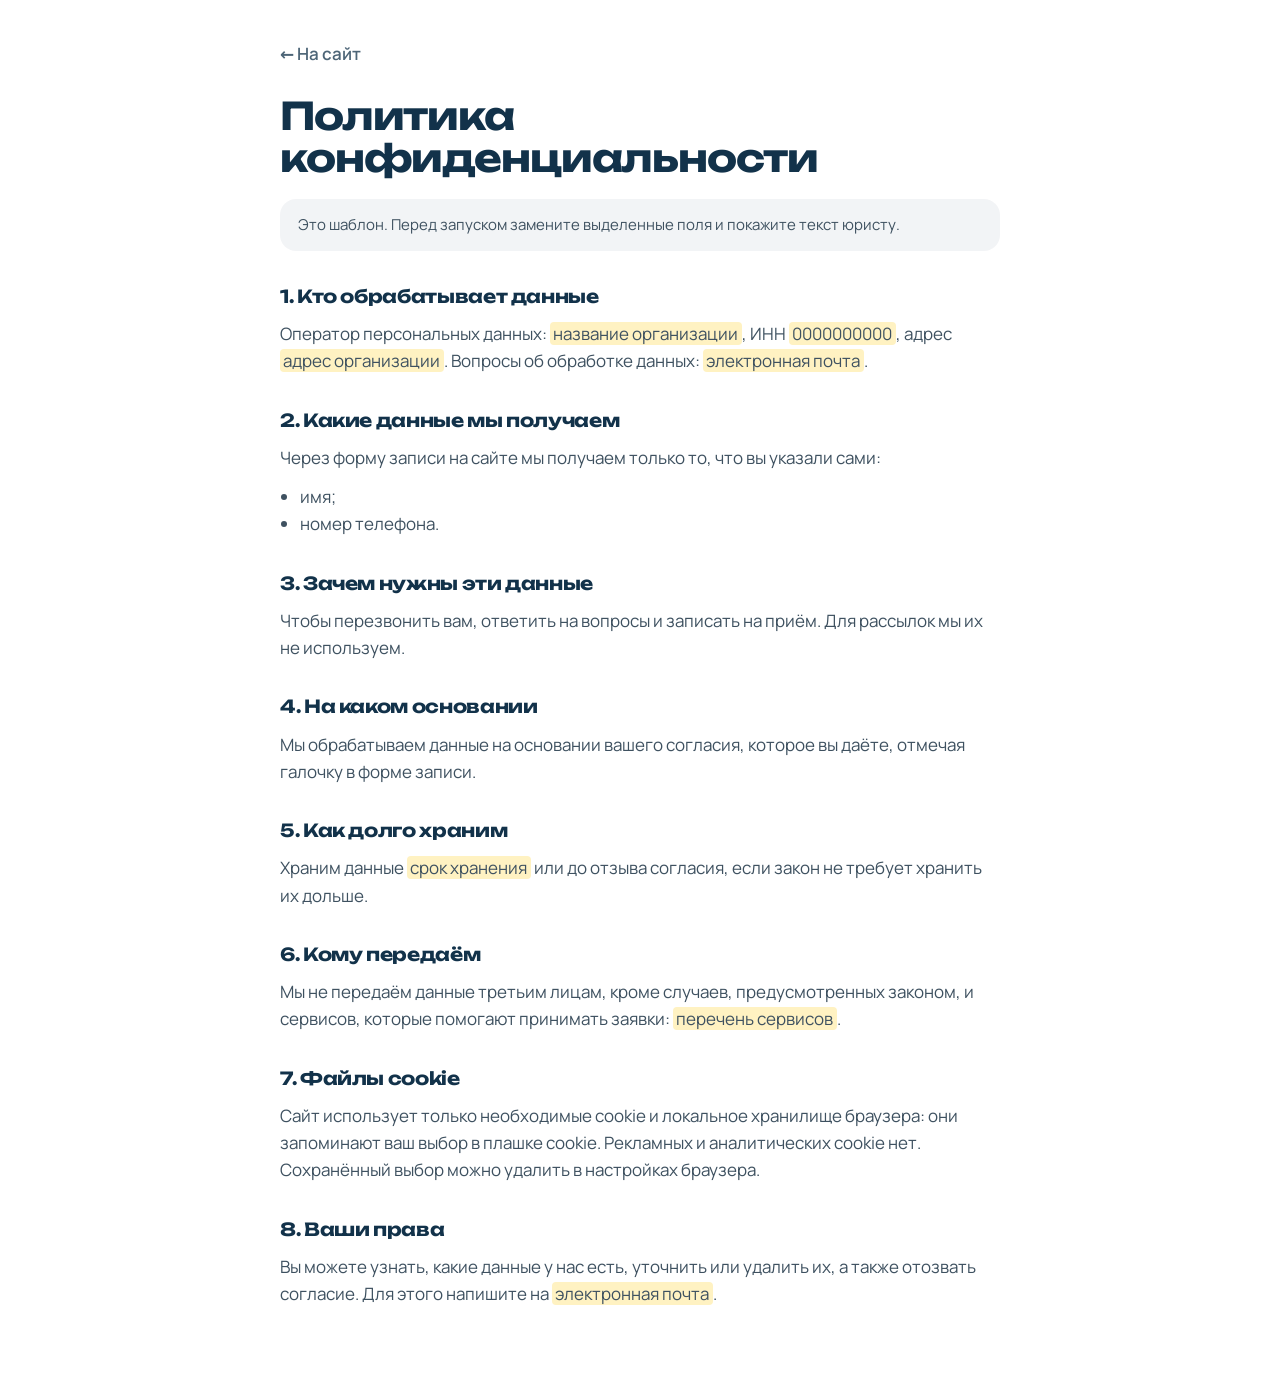
<file: politika.html>
<!doctype html>
<html lang="ru">
<head>
<meta charset="utf-8">
<meta name="viewport" content="width=device-width, initial-scale=1">
<meta name="robots" content="noindex">
<link rel="canonical" href="https://anufriev163.github.io/belizna/">
<title>Политика конфиденциальности</title>
<meta name="robots" content="noindex">
<style>
@font-face { font-family: "Manrope"; font-style: normal; font-weight: 400 600; font-display: swap; src: url(vendor/fonts/manrope-cyrillic.woff2?v=20261121a) format("woff2"); unicode-range: U+0301, U+0400-045F, U+0490-0491, U+04B0-04B1, U+2116; }
@font-face { font-family: "Manrope"; font-style: normal; font-weight: 400 600; font-display: swap; src: url(vendor/fonts/manrope-latin-ext.woff2?v=20261121a) format("woff2"); unicode-range: U+0100-02BA, U+02BD-02C5, U+02C7-02CC, U+02CE-02D7, U+02DD-02FF, U+0304, U+0308, U+0329, U+1D00-1DBF, U+1E00-1E9F, U+1EF2-1EFF, U+2020, U+20A0-20AB, U+20AD-20C4, U+2113, U+2C60-2C7F, U+A720-A7FF; }
@font-face { font-family: "Manrope"; font-style: normal; font-weight: 400 600; font-display: swap; src: url(vendor/fonts/manrope-latin.woff2?v=20261121a) format("woff2"); unicode-range: U+0000-00FF, U+0131, U+0152-0153, U+02BB-02BC, U+02C6, U+02DA, U+02DC, U+0304, U+0308, U+0329, U+2000-206F, U+20AC, U+2122, U+2191, U+2193, U+2212, U+2215, U+FEFF, U+FFFD; }
@font-face { font-family: "Unbounded"; font-style: normal; font-weight: 500 700; font-display: swap; src: url(vendor/fonts/unbounded-cyrillic.woff2?v=20261121a) format("woff2"); unicode-range: U+0301, U+0400-045F, U+0490-0491, U+04B0-04B1, U+2116; }
@font-face { font-family: "Unbounded"; font-style: normal; font-weight: 500 700; font-display: swap; src: url(vendor/fonts/unbounded-latin-ext.woff2?v=20261121a) format("woff2"); unicode-range: U+0100-02BA, U+02BD-02C5, U+02C7-02CC, U+02CE-02D7, U+02DD-02FF, U+0304, U+0308, U+0329, U+1D00-1DBF, U+1E00-1E9F, U+1EF2-1EFF, U+2020, U+20A0-20AB, U+20AD-20C4, U+2113, U+2C60-2C7F, U+A720-A7FF; }
@font-face { font-family: "Unbounded"; font-style: normal; font-weight: 500 700; font-display: swap; src: url(vendor/fonts/unbounded-latin.woff2?v=20261121a) format("woff2"); unicode-range: U+0000-00FF, U+0131, U+0152-0153, U+02BB-02BC, U+02C6, U+02DA, U+02DC, U+0304, U+0308, U+0329, U+2000-206F, U+20AC, U+2122, U+2191, U+2193, U+2212, U+2215, U+FEFF, U+FFFD; }
*, *::before, *::after { box-sizing: border-box; }
body { margin: 0; background: #fff; color: #12324A; font: 400 17px/1.6 "Manrope", system-ui, sans-serif; -webkit-font-smoothing: antialiased; }
main { width: min(720px, 100% - 32px); margin: 0 auto; padding: 40px 0 72px; }
.back { display: inline-block; font-weight: 600; color: #12324A; text-decoration: none; opacity: .75; transition: opacity .25s; }
.back:hover { opacity: 1; }
h1 { margin: 28px 0 0; font: 700 clamp(26px, 5vw, 38px)/1.1 "Unbounded", sans-serif; letter-spacing: -.03em; }
h2 { margin: 34px 0 0; font: 700 18px/1.3 "Unbounded", sans-serif; letter-spacing: -.02em; }
p, li { color: #3E5160; }
p { margin: 12px 0 0; }
ul { margin: 12px 0 0; padding-left: 20px; }
.note { margin-top: 20px; padding: 14px 18px; border-radius: 16px; background: rgb(18 50 74 / .05); font-size: 15px; }
mark { background: #FFF2C2; color: inherit; padding: 0 .2em; border-radius: 4px; }
</style>
</head>
<body>
<main>
  <a class="back" href="index.html">← На сайт</a>
  <h1>Политика конфиденциальности</h1>
  <p class="note">Это шаблон. Перед запуском замените выделенные поля и покажите текст юристу.</p>

  <h2>1. Кто обрабатывает данные</h2>
  <p>Оператор персональных данных: <mark>название организации</mark>, ИНН <mark>0000000000</mark>, адрес <mark>адрес организации</mark>. Вопросы об обработке данных: <mark>электронная почта</mark>.</p>

  <h2>2. Какие данные мы получаем</h2>
  <p>Через форму записи на сайте мы получаем только то, что вы указали сами:</p>
  <ul>
    <li>имя;</li>
    <li>номер телефона.</li>
  </ul>

  <h2>3. Зачем нужны эти данные</h2>
  <p>Чтобы перезвонить вам, ответить на вопросы и записать на приём. Для рассылок мы их не используем.</p>

  <h2>4. На каком основании</h2>
  <p>Мы обрабатываем данные на основании вашего согласия, которое вы даёте, отмечая галочку в форме записи.</p>

  <h2>5. Как долго храним</h2>
  <p>Храним данные <mark>срок хранения</mark> или до отзыва согласия, если закон не требует хранить их дольше.</p>

  <h2>6. Кому передаём</h2>
  <p>Мы не передаём данные третьим лицам, кроме случаев, предусмотренных законом, и сервисов, которые помогают принимать заявки: <mark>перечень сервисов</mark>.</p>

  <h2>7. Файлы cookie</h2>
  <p>Сайт использует только необходимые cookie и локальное хранилище браузера: они запоминают ваш выбор в плашке cookie. Рекламных и аналитических cookie нет. Сохранённый выбор можно удалить в настройках браузера.</p>

  <h2>8. Ваши права</h2>
  <p>Вы можете узнать, какие данные у нас есть, уточнить или удалить их, а также отозвать согласие. Для этого напишите на <mark>электронная почта</mark>.</p>
</main>
</body>
</html>
</file>
<file: css/styles.css>
/* Стили сайта «Белизна». Шрифты, переменные, базовые стили и экран загрузки лежат в <style> в index.html: они нужны для первой отрисовки. */
/* ---------- Первый экран: название по центру под челюстью, круглая кнопка вниз ---------- */
.hero { position: relative; z-index: 3; pointer-events: none; }
.intro { position: absolute; left: 16px; right: 16px; bottom: calc(max(24px, 4vh) + 112px); display: flex; flex-direction: column; align-items: center; text-align: center; }
.intro-name { margin: 0; font: 700 clamp(52px, 6.4vw, 100px)/1 "Manrope", sans-serif; letter-spacing: -.045em; color: #12324A; }
/* Размер строк подгоняет скрипт: длинная строка ровно от края «Б» до края «а» */
.intro-line { margin: .7em 0 0; font-size: 15px; line-height: 1.5; white-space: nowrap; color: #5E6E7A; }
.hint { position: absolute; left: 50%; bottom: max(24px, 4vh); width: 56px; height: 56px; margin-left: -28px; display: grid; place-items: center; border-radius: 50%; background: #fff; color: #12324A; text-decoration: none; pointer-events: auto;
  box-shadow: 0 0 0 1px rgb(18 50 74 / .08), 0 14px 30px -14px rgb(18 50 74 / .45); transition: transform .35s var(--spring), box-shadow .3s, background .25s, color .25s; }
.hint svg { width: 20px; height: 20px; animation: hint-bob 1.8s cubic-bezier(.45,0,.25,1) infinite; }
.hint::before { content: ""; position: absolute; inset: -1px; border-radius: 50%; border: 1.5px solid rgb(18 50 74 / .35); animation: hint-ring 2.2s ease-out infinite; }
.hint span { position: absolute; width: 1px; height: 1px; overflow: hidden; clip: rect(0 0 0 0); }
@keyframes hint-bob { 0%, 100% { transform: translateY(-3px); } 50% { transform: translateY(4px); } }
@keyframes hint-ring { from { transform: scale(1); opacity: .9; } to { transform: scale(1.55); opacity: 0; } }
@media (hover: hover) { .hint:hover { background: #12324A; color: #fff; transform: translateY(-3px); } }
.hint:active { transform: scale(.92); }
.intro > *, .hint { opacity: 0; translate: 0 24px; transition: opacity .7s ease, translate .9s cubic-bezier(.16,.84,.24,1), transform .35s var(--spring), background .25s, color .25s; }
.go .intro > *, .go .hint { opacity: 1; translate: none; }
.go .intro > :nth-child(2) { transition-delay: .08s; }
.go .intro > :nth-child(3) { transition-delay: .16s; }
.go .hint { transition-delay: .3s, .3s, 0s, 0s, 0s; }
.no3d .intro, .no3d .hint { display: none; }
@media (max-width: 760px) {
  .intro { bottom: calc(19svh + 40px); }
  .intro-name { font-size: 17vw; }
  .hint { bottom: 19svh; translate: none; margin-bottom: -40px; }
  .hint { width: 50px; height: 50px; margin-left: -25px; }
}
@media (orientation: landscape) and (max-height: 520px) {
  .intro { bottom: 14px; } .intro-line { display: none; } .intro-name { font-size: 34px; }
  .hint { display: none; }
}

/* Если 3D не запустилось: вместо челюсти название */
.fallback { display: none; }
.no3d .stage, .no3d .ring { display: none; }
.no3d .hero { position: relative; z-index: 1; display: grid; place-content: center; padding: 0 16px; text-align: center; }
.no3d .fallback { display: block; }
.fallback p { margin: 14px 0 0; font-size: 18px; color: #3E5160; }
.fallback .fb-name { margin: 0; font: 700 clamp(40px, 8vw, 88px)/1.08 "Unbounded", sans-serif; letter-spacing: -.03em; overflow-wrap: break-word; color: #12324A; }
.why { display: block; margin-top: 18px; font-size: 13px; color: #5E6E7A; }

/* ---------- Белые шарики за страницей ---------- */
.world { position: fixed; inset: 0; z-index: 0; overflow: hidden; pointer-events: none; contain: strict; }
.world canvas { position: absolute; left: 0; top: 0; will-change: transform; }

/* ---------- Сцена: на первом экране во весь экран, при прокрутке сжимается в круг ---------- */
.stage { position: fixed; inset: 0; z-index: 2; pointer-events: none; }
.port { position: absolute; left: 0; top: 0; overflow: hidden; border-radius: 50%; contain: strict; will-change: transform; }
.inner { position: absolute; left: 0; top: 0; will-change: transform; }
.bg { position: absolute; inset: 0; background: radial-gradient(ellipse 72% 70% at 50% 44%, #fff 0%, #F5F6F7 62%, #EEF0F1 100%); }
#jaw { position: absolute; inset: 0; width: 100%; height: 100%; display: block; opacity: 0; transition: opacity 1s ease; }
.ready #jaw { opacity: 1; }
.glow { position: absolute; inset: 0; background: #fff; opacity: 0; }
.ring { position: fixed; z-index: 2; left: 0; top: 0; border-radius: 50%; pointer-events: none; opacity: 0; box-shadow: 0 0 0 1.5px #111; }

/* ---------- Было / стало: ползунок поверх круга ---------- */
.cmp { position: fixed; z-index: 3; left: 0; top: 0; border-radius: 50%; overflow: hidden; visibility: hidden; opacity: 0; cursor: ew-resize; touch-action: pan-y; user-select: none; -webkit-user-select: none; --s: 50%; outline-offset: 4px; }
.cmp-line { position: absolute; top: 0; bottom: 0; left: var(--s); width: 2px; margin-left: -1px; background: #fff; box-shadow: 0 0 10px rgb(18 50 74 / .35); }
.cmp-knob { position: absolute; left: var(--s); top: 50%; width: 46px; height: 46px; margin: -23px 0 0 -23px; border-radius: 50%; background: #12324A; box-shadow: 0 10px 22px -8px rgb(18 50 74 / .6); transition: transform .35s var(--spring); }
.cmp-knob::before, .cmp-knob::after { content: ""; position: absolute; top: 50%; width: 8px; height: 8px; margin-top: -4px; border-left: 2px solid #fff; border-bottom: 2px solid #fff; }
.cmp-knob::before { left: 11px; transform: rotate(45deg); }
.cmp-knob::after { right: 11px; transform: rotate(225deg); }
.cmp:hover .cmp-knob, .cmp.drag .cmp-knob { transform: scale(1.12); }
.cmp-tag { position: absolute; top: 14%; font: 700 12px/1 "Unbounded", sans-serif; color: #fff; background: rgb(18 50 74 / .72); padding: 9px 12px; border-radius: 999px; transition: opacity .25s; }
.cmp-tag.a { left: 18%; }
.cmp-tag.b { right: 18%; }
.no3d .cmp, .no3d .cmpsec { display: none; }

/* ---------- Шапка ---------- */
.nav { position: fixed; z-index: 5; top: 14px; left: 0; right: 0; margin-inline: auto; width: fit-content; max-width: calc(100% - 32px); display: flex; align-items: center; gap: 26px; padding: 6px; border-radius: 999px;
  background: rgb(255 255 255 / .74);
  box-shadow: inset 0 0 0 1px rgb(255 255 255 / .65), 0 10px 30px -12px rgb(18 50 74 / .22); }
.nav .logo { display: block; flex: none; width: 38px; height: 38px; }
.nav .logo svg { display: block; transition: transform .45s var(--spring); }
.nav .links { position: relative; display: flex; gap: 0; }
.nav-pill { position: absolute; left: 0; top: 0; bottom: 0; width: 0; border-radius: 999px; background: #12324A; opacity: 0; transition: transform .55s var(--spring), width .55s var(--spring), opacity .3s; }
.nav .links a.cur { opacity: 1; color: #fff; }
.menu-links a.cur { color: #1F3FD1; }
.nav .links a { position: relative; z-index: 1; padding: 9px 11px; border-radius: 999px; font-size: 14px; line-height: 1; font-weight: 600; color: #12324A; text-decoration: none; opacity: .75; transition: opacity .25s, transform .35s var(--spring); }
.nav .links a::before { content: ""; position: absolute; inset: 0; border-radius: inherit; background: rgb(18 50 74 / .08); opacity: 0; transform: scale(.7); transition: opacity .25s, transform .4s var(--spring); }
/* Полоса размытия от края экрана до низа плашки: контент уходит под неё мягко */
.nav-fade { position: fixed; z-index: 3; left: 0; right: 0; top: 0; height: 92px; pointer-events: none; -webkit-backdrop-filter: blur(16px); backdrop-filter: blur(16px); -webkit-mask-image: linear-gradient(#000 62%, transparent); mask-image: linear-gradient(#000 62%, transparent); }
/* Белая вуаль: дальний переход по меню идёт через неё, без пролёта по всей странице */
.veil { position: fixed; inset: 0; z-index: 3; background: #fff; opacity: 0; pointer-events: none; transition: opacity .5s ease; }
.veil.on { opacity: 1; transition: opacity .26s ease; }
/* Меню телефона: раскрывается кругом из кнопки */
.burger { display: none; position: relative; flex: none; width: 38px; height: 38px; padding: 0; border: 0; border-radius: 50%; cursor: pointer; background: rgb(18 50 74 / .08); transition: background .25s, transform .35s var(--spring); }
.burger:active { transform: scale(.92); }
.burger i { position: absolute; left: 11px; right: 11px; height: 2px; border-radius: 2px; background: #12324A; transition: transform .45s var(--spring); }
.burger i:first-child { top: 15px; }
.burger i:last-child { top: 21px; }
.menu-open .burger i:first-child { transform: translateY(3px) rotate(45deg); }
.menu-open .burger i:last-child { transform: translateY(-3px) rotate(-45deg); }
.menu { position: fixed; inset: 0; z-index: 4; display: none; flex-direction: column; justify-content: center; gap: 4vh; padding: 84px 28px 28px; background: #fff; touch-action: none; visibility: hidden; clip-path: circle(0 at var(--mx, 100%) var(--my, 0)); transition: clip-path .6s cubic-bezier(.7,0,.2,1), visibility 0s .6s; }
.menu-open .menu { visibility: visible; clip-path: circle(150vmax at var(--mx, 100%) var(--my, 0)); transition: clip-path .7s cubic-bezier(.7,0,.2,1), visibility 0s; }
.menu-links { display: grid; gap: 1.2vh; justify-items: start; }
.menu-links a { padding: .22em 0; font: 700 clamp(20px, 7.5vmin, 34px)/1.1 "Unbounded", sans-serif; letter-spacing: -.03em; color: #12324A; text-decoration: none; }
.menu-links a:active { color: #1F3FD1; }
.menu-foot { display: grid; gap: 4px; font-size: 15px; color: #5E6E7A; }
.menu-foot a, .menu-foot span:first-child { color: #12324A; font-weight: 600; text-decoration: none; }
.menu-links a, .menu-foot { opacity: 0; translate: 0 18px; transition: opacity .2s, translate .2s; }
.menu-open .menu-links a, .menu-open .menu-foot { opacity: 1; translate: none; transition: opacity .4s ease calc(.16s + var(--i) * .05s), translate .55s cubic-bezier(.16,.84,.24,1) calc(.16s + var(--i) * .05s); }
.book-top { flex: none; font: 700 12px/1 "Unbounded", sans-serif; color: #fff; background: #12324A; padding: 13px 18px; border-radius: 999px; text-decoration: none; }

/* ---------- Сайт за кругом: две колонки, середина свободна ---------- */
.hero { height: 100vh; }
.sec { position: relative; z-index: 1; width: min(1360px, 100% - 48px); margin: 0 auto; display: grid; grid-template-columns: minmax(0, 1fr) var(--gap, 520px) minmax(0, 1fr); }
.sec .l { grid-column: 1; }
.sec .r { grid-column: 3; }
.film { min-height: var(--h, 140vh); }
.film .pin { position: sticky; top: 0; height: 100vh; grid-column: 1 / -1; display: grid; grid-template-columns: 1fr 1fr; align-items: center; }
.film .tx { max-width: 460px; }
.film[data-c="-1"] .tx { grid-column: 2; justify-self: start; padding-left: 4vw; }
.film[data-c="1"] .tx { grid-column: 1; justify-self: end; padding-right: 4vw; }
.film[data-c="0"] .tx { grid-column: 1 / -1; justify-self: center; align-self: end; text-align: center; padding-bottom: 5vh; }
.film .tx { max-width: 500px; }
.film .tx h2 { font-size: clamp(28px, 2.7vw, 44px); overflow-wrap: normal; }
.film .tx p { font-size: 16px; color: #3E5160; }
.plain { min-height: 100vh; padding: 110px 0 70px; align-items: center; }
.plain h2 { font-size: clamp(26px, 2.5vw, 36px); }
.plain .l p, .plain .r p { font-size: 16px; }
.plain .l, .plain .r { max-width: 500px; }
.plain .list span { font-size: 16px; } .plain .list em { font-size: 14px; } .plain .list b { font-size: 15px; }
.plain .doc { grid-template-columns: 84px 1fr; } .plain .doc .ph { width: 84px; height: 84px; font-size: 28px; }
.plain .doc b { font-size: 16px; } .plain .doc span { font-size: 14px; }
.plain .people { gap: 26px; }
.plain .rv p { font-size: 16px; }
.plain .faq summary { font-size: 15px; padding-top: 20px; padding-bottom: 20px; }
.plain .steps b { font-size: 16px; } .plain .steps li { padding: 14px 0; }
.book { position: relative; }
.book h2 { font-size: clamp(24px, 2.2vw, 32px); }
.l, .r { max-width: 440px; }
.l { justify-self: end; width: 100%; }

.ttl { display: flex; align-items: center; justify-content: space-between; gap: 12px; }
.film .tx .ttl h2 { margin: 0; }
.ttl .k { flex: none; }
.k { display: inline-block; font: 600 12px/1 "Unbounded", sans-serif; padding: 8px 12px; border-radius: 999px; background: var(--tone, #EEF1F3); }
h2 { margin: 18px 0 0; font: 700 clamp(24px, 2.2vw, 36px)/1.08 "Unbounded", sans-serif; letter-spacing: -.03em; overflow-wrap: break-word; }
.l p, .r p { margin: 14px 0 0; color: #5E6E7A; }
.price { display: block; margin-top: 22px; font: 700 26px/1 "Unbounded", sans-serif; }
.price small { font: 500 14px/1 "Manrope", sans-serif; color: #5E6E7A; margin-left: 8px; }
.btn { display: inline-flex; align-items: center; justify-content: center; margin-top: 24px; font: 700 13px/1 "Unbounded", sans-serif; color: #fff; background: #12324A; padding: 16px 24px; border-radius: 999px; text-decoration: none; border: 0; cursor: pointer; }
.btn.ghost { background: transparent; color: #12324A; box-shadow: inset 0 0 0 1.5px #12324A; margin-left: 8px; }

/* Списки справа */
.list { margin: 0; padding: 0; list-style: none; }
.list li { display: flex; justify-content: space-between; gap: 16px; padding: 16px 0; border-bottom: 1px solid #E6ECEF; }
.list li:first-child { border-top: 1px solid #E6ECEF; }
.list span { font-weight: 600; }
.list em { display: block; font-style: normal; font-weight: 400; font-size: 14px; color: #5E6E7A; }
.list b { font: 700 16px/1.4 "Unbounded", sans-serif; white-space: nowrap; }
.steps { margin: 0; padding: 0; list-style: none; counter-reset: st; }
.steps li { counter-increment: st; display: grid; grid-template-columns: 40px 1fr; padding: 14px 0; border-bottom: 1px solid #E6ECEF; }
.steps li::before { content: "0" counter(st); font: 600 13px/1.7 "Unbounded", sans-serif; color: #5E6E7A; }
.steps b { font: 700 16px/1.4 "Unbounded", sans-serif; }
.steps p { grid-column: 2; margin: 4px 0 0; font-size: 15px; }

/* Врачи, отзывы */
.people { display: grid; gap: 14px; margin-top: 28px; }
.doc { display: grid; grid-template-columns: 64px 1fr; gap: 16px; align-items: center; }
.doc .ph { width: 64px; height: 64px; border-radius: 50%; display: grid; place-items: center; font: 700 22px/1 "Unbounded", sans-serif; color: rgb(18 50 74 / .5); }
.doc b { display: block; font: 700 16px/1.3 "Unbounded", sans-serif; }
.doc span { font-size: 14px; color: #5E6E7A; }
.rv { background: rgb(18 50 74 / .05); border-radius: 24px; padding: 24px 26px; }
.rv p { margin: 0 !important; color: #12324A !important; }
.rv footer { margin-top: 14px; font-size: 14px; color: #5E6E7A; }
.rv footer b { color: #12324A; }

/* Вопросы */
.faq details { border-bottom: 1px solid #E6ECEF; }
.faq details:first-child { border-top: 1px solid #E6ECEF; }
.faq summary { list-style: none; cursor: pointer; padding: 20px 36px 20px 0; position: relative; font: 700 16px/1.35 "Unbounded", sans-serif; }
.faq summary::-webkit-details-marker { display: none; }
.faq summary { transition: color .25s; }
.faq summary::after { content: "+"; position: absolute; right: 2px; top: 50%; translate: 0 -50%; font: 400 28px/1 "Manrope", sans-serif; transition: transform .45s var(--spring); }
.faq details[open] summary::after { transform: rotate(45deg); }
.faq details p { margin: 0 0 20px; }

/* Запись */
.contacts { margin-top: 26px; display: grid; gap: 4px; font-weight: 600; }
.contacts a { color: inherit; }
.book form { display: grid; gap: 12px; }
.book label { font-size: 14px; font-weight: 600; }
.book input[type=text], .book input[type=tel] { display: block; width: 100%; margin-top: 6px; border: 0; border-radius: 16px; padding: 16px 18px; font: inherit; background: rgb(18 50 74 / .05); color: #12324A; outline: 0; transition: background .25s, box-shadow .25s; }
.book .check { display: flex; gap: 10px; font-size: 13px; font-weight: 400; align-items: flex-start; }
.book .check input { margin-top: 3px; accent-color: #12324A; }
.book .btn { margin-top: 6px; }
.msg { min-height: 1.5em; font-weight: 600; font-size: 15px; margin: 0 !important; color: #12324A !important; }
.foot { position: absolute; left: 0; right: 0; bottom: 22px; display: flex; justify-content: space-between; gap: 20px; flex-wrap: wrap; color: rgb(18 50 74 / .75); font-size: 13px; }

.film .tx, .plain .l, .plain .r { background: rgb(255 255 255 / .5); border-radius: 32px; padding: 34px 36px; box-shadow: var(--card-shadow); }
.film .tx { width: 100%; max-width: 580px; }
.film[data-c="-1"] .tx { padding-left: 36px; margin-left: 2vw; }
.film[data-c="1"] .tx { padding-right: 36px; margin-right: 2vw; }
.film[data-c="0"] .tx { width: auto; max-width: none; background: none; box-shadow: none; align-self: start; padding: 66vh 0 0; }
.film .tx h2 { font-size: clamp(26px, 2.6vw, 38px); }
.film[data-c="0"] .tx h2 { font-size: clamp(28px, 3vw, 44px); }
.film.cmpsec .tx { padding-top: 75vh; }
.film.cmpsec .tx p { margin-top: 8px; }
.film .tx.first h2 { font-size: clamp(24px, 2.2vw, 32px); }
.film .tx .k { background: #12324A; color: #fff; }
.mini { display: grid; grid-template-columns: repeat(3, minmax(0, 1fr)); gap: 10px; margin-top: 22px; }
.mini div { background: rgb(18 50 74 / .05); border-radius: 18px; padding: 13px 14px; }
.mini b { display: block; font: 700 16px/1.1 "Unbounded", sans-serif; letter-spacing: -.02em; }
.mini span { display: block; margin-top: 5px; font-size: 13px; line-height: 1.25; color: #5E6E7A; }
.row { display: flex; align-items: center; justify-content: space-between; gap: 14px; flex-wrap: wrap; margin-top: 24px; }
.row .price { margin: 0; font-size: 24px; }
.row .btn { margin: 0; }
.plain .l, .plain .r { max-width: none; width: 100%; }

/* ---------- Отклик на всё, что можно нажать ---------- */
a, button, summary, label { -webkit-tap-highlight-color: transparent; }
.btn, .book-top { position: relative; overflow: hidden; transition: transform .35s var(--spring), background .25s, color .25s, box-shadow .3s; }
/* Блик пробегает по кнопке при наведении */
.btn::after, .book-top::after { content: ""; position: absolute; top: 0; bottom: 0; left: -60%; width: 40%; background: linear-gradient(100deg, transparent, rgb(255 255 255 / .34), transparent); transform: skewX(-18deg); pointer-events: none; }
.btn:active, .book-top:active { transform: scale(.95); transition-duration: .1s; }
.nav .links a:active { transform: scale(.93); }
.nav .logo:active svg { transform: scale(.9); }
.faq summary:active { color: #1F3FD1; }
.contacts a { text-decoration: none; background: linear-gradient(currentColor, currentColor) 0 100% / 0 1.5px no-repeat; transition: background-size .35s cubic-bezier(.16,.84,.24,1), color .25s; justify-self: start; }
.book .check { cursor: pointer; }
.book .check a, .foot a { color: inherit; text-underline-offset: 2px; transition: color .25s; }
.book .check input { cursor: pointer; transition: transform .35s var(--spring); }
.book .check input:checked { transform: scale(1.12); }
.book input[type=text]:focus, .book input[type=tel]:focus { background: #fff; box-shadow: inset 0 0 0 1.5px #12324A, 0 12px 26px -16px rgb(18 50 74 / .4); }
:focus-visible { outline: 2px solid #1F3FD1; outline-offset: 3px; }
.book input:focus-visible { outline: 0; }
@media (hover: hover) {
  .nav .links a:hover { opacity: 1; transform: translateY(-1px); }
  .nav .links a.cur:hover::before { opacity: 0; }
  .nav .links a:hover::before { opacity: 1; transform: none; }
  .nav .logo:hover svg { transform: rotate(-10deg) scale(1.1); }
  .btn:hover, .book-top:hover { background: #1F3FD1; transform: translateY(-3px); box-shadow: 0 14px 26px -12px rgb(31 63 209 / .6); }
  .btn.ghost:hover { background: #12324A; color: #fff; box-shadow: 0 14px 26px -12px rgb(18 50 74 / .55); }
  .btn:hover::after, .book-top:hover::after { left: 120%; transition: left .7s ease; }
  .btn:active, .book-top:active { transform: scale(.95); }
  .faq summary:hover { color: #1F3FD1; }
  .faq summary:hover::after { transform: rotate(90deg) scale(1.15); }
  .faq details[open] summary:hover::after { transform: rotate(135deg) scale(1.15); }
  .contacts a:hover { background-size: 100% 1.5px; color: #1F3FD1; }
  .book .check a:hover, .foot a:hover { color: #1F3FD1; }
  .book input[type=text]:hover:not(:focus), .book input[type=tel]:hover:not(:focus) { background: rgb(18 50 74 / .09); }
  .book .check:hover input { transform: scale(1.12); }
}

/* ---------- Подбор процедуры ---------- */
.qz { margin-top: 22px; }
.qz-top { display: flex; align-items: center; justify-content: space-between; gap: 12px; font: 600 12px/1 "Unbounded", sans-serif; color: #5E6E7A; }
.qz-dots { display: flex; gap: 6px; }
.qz-dots i { width: 22px; height: 4px; border-radius: 4px; background: rgb(18 50 74 / .12); transition: background .3s; }
.qz-dots i.on { background: #12324A; }
.qz-q { margin: 18px 0 0; font: 700 clamp(18px, 1.6vw, 22px)/1.25 "Unbounded", sans-serif; letter-spacing: -.02em; color: #12324A; }
.qz-opts { display: grid; grid-template-columns: repeat(2, minmax(0, 1fr)); gap: 10px; margin-top: 16px; }
.qz-opts button { padding: 16px 16px; border: 0; border-radius: 18px; text-align: left; font: 600 15px/1.3 "Manrope", sans-serif; color: #12324A; background: rgb(18 50 74 / .05); cursor: pointer; transition: background .25s, color .25s, transform .35s var(--spring); }
.qz-opts button:active { transform: scale(.96); }
.qz-res { margin-top: 18px; padding: 22px 22px 20px; border-radius: 22px; background: #12324A; color: #fff; }
.qz-res small { display: block; font: 600 12px/1 "Unbounded", sans-serif; color: rgb(255 255 255 / .6); }
.qz-res b { display: block; margin-top: 10px; font: 700 22px/1.2 "Unbounded", sans-serif; letter-spacing: -.02em; }
.qz-res p { margin: 10px 0 0 !important; color: rgb(255 255 255 / .8) !important; font-size: 15px; }
.qz-res .price { margin-top: 16px; color: #fff; }
.qz-res .price small { display: inline; margin-left: 8px; color: rgb(255 255 255 / .6); font: 500 14px/1 "Manrope", sans-serif; }
.qz-acts { display: flex; flex-wrap: wrap; gap: 10px; margin-top: 18px; }
.qz-acts .btn { margin: 0; }
.qz-res .btn { background: #fff; color: #12324A; }
.qz-res .btn.ghost { background: transparent; color: #fff; box-shadow: inset 0 0 0 1.5px rgb(255 255 255 / .5); }
@media (hover: hover) {
  .qz-opts button:hover { background: #12324A; color: #fff; transform: translateY(-2px); }
  .qz-res .btn:hover { background: #fff; color: #1F3FD1; }
  .qz-res .btn.ghost:hover { background: rgb(255 255 255 / .12); color: #fff; }
}
@media (max-width: 420px) { .qz-opts { grid-template-columns: minmax(0, 1fr); } }

/* ---------- Вращение челюсти в больших кругах ---------- */
.grab { position: fixed; z-index: 3; left: 0; top: 0; border-radius: 50%; visibility: hidden; opacity: 0; cursor: grab; touch-action: pan-y; transition: opacity .3s; }
.grab.drag { cursor: grabbing; }
.grab span { position: absolute; left: 50%; bottom: 9%; translate: -50% 0; padding: 9px 13px; border-radius: 999px; background: rgb(18 50 74 / .72); color: #fff; font: 700 11px/1 "Unbounded", sans-serif; white-space: nowrap; opacity: 0; transition: opacity .6s ease; pointer-events: none; }
.grab.tip span { opacity: 1; }   /* подсказка «Покрутите» показывается один раз за визит, см. spinStep */
.grab.used span { opacity: 0; }
.no3d .grab { display: none; }

/* Появление текста: карточка выезжает от круга, внутри всё проявляется по очереди */
.js .rev { opacity: 0; translate: var(--from, 0 24px); transition: opacity .2s ease, translate .2s ease; }
.js .rev.in { opacity: 1; translate: none; transition: opacity .4s ease, translate .75s cubic-bezier(.2,1.25,.4,1); }
.js .rev:not(.in) { pointer-events: none; }
.js .film .rev { will-change: translate, opacity; }
.plain { will-change: transform; }
@media (pointer: coarse) { .plain { will-change: auto; } }   /* на касании сдвиг колёсика не нужен: не держим лишние слои в памяти телефона */
.js .film[data-c="-1"] .rev { --from: -72px 0; }
.js .film[data-c="1"] .rev { --from: 72px 0; }
.js .plain .l.rev { --from: 64px 0; }
.js .plain .r.rev { --from: -64px 0; }
.js .ri { opacity: 0; translate: 0 10px; transition: opacity .15s ease, translate .15s ease, transform .35s var(--spring), background .25s, color .25s, box-shadow .3s; }
.js .in .ri { opacity: 1; translate: none; transition: opacity .3s ease var(--dl), translate .4s cubic-bezier(.16,.84,.24,1) var(--dl), transform .35s var(--spring), background .25s, color .25s, box-shadow .3s; }
.w { display: inline-block; overflow: hidden; vertical-align: top; padding: 0 .05em .16em 0; margin: 0 -.05em -.16em 0; }
.w > span { display: inline-block; }
.js .w > span { translate: 0 115%; transition: translate .15s ease; }
.js .in .w > span { translate: none; transition: translate .45s cubic-bezier(.16,.84,.24,1) var(--dl); }

/* Один блок на половине экрана, на второй половине большой круг */
.split { grid-template-columns: minmax(0, 1fr) minmax(0, 1fr); column-gap: 32px; }
.split .l { grid-column: 1; justify-self: end; }
.split .r { grid-column: 2; justify-self: start; }
.plain.split .l, .plain.split .r { max-width: 600px; }
.split .steps { margin-top: 14px; }
.split .list, .split .faq { margin-top: 18px; }
.split .list li { padding: 10px 0; }
.split .faq summary { padding-top: 16px; padding-bottom: 16px; }
.split .people { grid-template-columns: repeat(2, minmax(0, 1fr)); gap: 26px 22px; }
.split .rv { padding: 18px 22px; }
.split .rv + .rv { margin-top: 0; }
.split .people:has(.rv) { grid-template-columns: minmax(0, 1fr); gap: 12px; margin-top: 20px; }
.plain.split .doc { display: block; }
.plain.split .doc .ph { margin-bottom: 12px; }

/* Плавно: высота экрана телефона с учётом адресной строки */
.hero { height: 100svh; }
.film .pin { height: 100svh; }

/* Телефон и планшет вертикально: круг сверху по центру, карточка под ним.
   В обычных разделах (цены, врачи…) круг уходит, остаётся сайт. */
@media (max-width: 699px) and (orientation: portrait), (max-width: 760px) and (min-height: 521px) {
  .bg { background: #fff; }
  .grab { touch-action: none; }
  .sec { grid-template-columns: minmax(0, 1fr); width: calc(100% - 32px); }
  .sec .l, .sec .r { grid-column: 1; max-width: none; }
  .film { min-height: max(calc(var(--h, 140vh) * .8), 130vh); }
  .film .pin { display: flex; flex-direction: column; justify-content: flex-start; padding-top: var(--stk, 340px); padding-bottom: max(20px, env(safe-area-inset-bottom)); }
  .film .tx, .film[data-c] .tx { width: 100%; max-width: 580px; margin: auto; padding: 22px 22px 24px; text-align: left; align-self: auto; justify-self: auto; background: rgb(255 255 255 / .72); border-radius: 26px; box-shadow: var(--card-shadow); }
  .film[data-c="0"] .tx { text-align: center; }
  .film .tx h2, .film[data-c="0"] .tx h2, .film .tx.first h2 { font-size: clamp(22px, 5.6vw, 30px); margin-top: 12px; }
  .film .tx p { font-size: 15px; line-height: 1.5; margin-top: 10px; }
  .js .film[data-c] .rev, .js .plain .l.rev, .js .plain .r.rev { --from: 0 24px; }
  .mini { gap: 8px; margin-top: 14px; }
  .mini div { padding: 11px 12px; border-radius: 16px; }
  .mini b { font-size: 15px; }
  .row { margin-top: 16px; gap: 12px; }
  .row .price { font-size: 22px; }
  .row .btn { padding: 14px 20px; }
  .plain { min-height: 0; padding: 40px 0 10px; display: grid; gap: 16px; align-items: start; }
  .plain .l, .plain .r { padding: 24px 22px; border-radius: 26px; background: rgb(255 255 255 / .72); }
  .plain h2 { font-size: clamp(24px, 4.4vw, 30px); }
  .plain.split .doc { display: grid; }
  .plain.split .doc .ph { margin-bottom: 0; width: 64px; height: 64px; font-size: 22px; }
  .plain.split .doc { grid-template-columns: 64px 1fr; }
  .split .people { grid-template-columns: minmax(0, 1fr); gap: 16px; }
  .plain.split .l, .plain.split .r { max-width: none; justify-self: stretch; }
  .foot { position: static; grid-column: 1 / -1; display: grid; grid-template-columns: minmax(0, 1fr); justify-content: center; justify-items: center; width: 100%; gap: 6px; margin-top: 8px; padding: 26px 8px calc(30px + env(safe-area-inset-bottom)); border-top: 1px solid rgb(18 50 74 / .1); text-align: center; font-size: 13px; line-height: 1.55; }
  .foot .cp { display: block; font-size: 14px; color: #12324A; }
  .foot .cp::after { content: none !important; }
  .foot a.pol { display: inline-block; margin-top: 6px; padding: 10px 18px; border-radius: 999px; background: rgb(18 50 74 / .06); color: #12324A; text-decoration: none; font-weight: 600; }
  .foot span:last-child { display: none; }
  .foot span:first-child { display: grid; justify-items: center; gap: 10px; }
  .book { padding-bottom: 0; }
}
/* Планшет вертикально: та же раскладка, что на ПК, чуть компактнее */
@media (min-width: 700px) and (max-width: 1100px) and (orientation: portrait) {
  .sec { width: calc(100% - 40px); }
  .film .tx, .film[data-c] .tx { padding: 24px 26px 26px; border-radius: 28px; }
  .film .tx h2 { font-size: 30px; }
  .film .tx p { font-size: 16px; line-height: 1.55; }
  .film[data-c="0"] .tx { padding: 51vh 0 0; background: none; box-shadow: none; border-radius: 0; }
  .film.cmpsec .tx { padding-top: 56vh; }
  .film.cmpsec .tx h2 { font-size: 36px; }
  .film.cmpsec .tx p { font-size: 19px; }
  .plain.split .l, .plain.split .r { padding: 22px 24px; max-width: none; border-radius: 28px; }
  .plain h2 { font-size: 28px; }
  .plain .l p, .plain .r p { font-size: 15px; }
  .plain .list span { font-size: 15px; } .plain .list em { font-size: 13px; } .plain .list b { font-size: 15px; }
  .split .list li { padding: 8px 0; }
  .plain .rv p { font-size: 14.5px; }
  .plain .faq summary { font-size: 14px; padding-top: 14px; padding-bottom: 14px; }
  .plain .steps b { font-size: 15px; } .plain .steps li { padding: 10px 0; }
  .plain .doc b { font-size: 15px; } .plain .doc span { font-size: 13px; }
  .sec.book { grid-template-columns: minmax(0, 1fr) minmax(0, 1fr); column-gap: 20px; }
  .sec.book .l { grid-column: 1; justify-self: stretch; } .sec.book .r { grid-column: 2; justify-self: stretch; }
  .book h2 { font-size: 26px; }
  .book .l p { font-size: 15px; }
  .foot { font-size: 13px; gap: 6px 16px; }
}
/* iPad mini вертикально (до 760 px, раскладка «круг сверху»): название не больше челюсти и выше от низа, карточки не у самых краёв */
@media (min-width: 600px) and (max-width: 760px) and (orientation: portrait) {
  .intro-name { font-size: min(19vw, 104px); }
  .intro { bottom: calc(26svh + 40px); }
  .sec { width: calc(100% - 72px); }
  .sec.book { width: calc(100% - 96px); align-items: stretch; }   /* форма записи: две карточки одной высоты, чуть уже */
  .sec.book .l, .sec.book .r { display: flex; flex-direction: column; justify-content: center; }
  .sec.book .r { display: grid; align-content: center; }
  .sec.book .foot { margin-top: 56px; }   /* воздух между карточками и футером */
  /* Раскладка «круг сверху, карточка под ним»: отступы 51vh и 56vh из планшетных правил здесь только уводили текст за низ экрана */
  .film[data-c="0"] .tx { padding: 22px 22px 24px; background: rgb(255 255 255 / .72); box-shadow: var(--card-shadow); border-radius: 26px; }
  .film.cmpsec .tx { padding-top: 22px; }
  .film.cmpsec .tx h2 { font-size: clamp(22px, 5.6vw, 30px); }
  .film.cmpsec .tx p { font-size: 15px; }
}
/* Планшет вертикально, «Чистая улыбка» и «Было / стало»: круг крупнее, текст ниже, чтобы между ними был зазор и не пустела нижняя половина */
@media (min-width: 761px) and (max-width: 1100px) and (orientation: portrait) {
  .film[data-c="0"] .tx { padding-top: 58vh; }
  .film.cmpsec .tx { padding-top: 62vh; }
}
/* Вертикальный планшет и большой вертикальный экран (iPad mini, Air, Pro, монитор 1440×1960): раскладка как на ПК,
   но с воздухом между кругом и карточками. Размеры растут вместе с экраном, поэтому на большом экране вид тот же, что на планшете */
@media (min-width: 761px) and (max-width: 2400px) and (orientation: portrait) {
  .intro-name { font-size: clamp(76px, 11vw, 160px); }
  .intro { bottom: calc(max(24px, 4vh) + 112px + 9vh); }   /* название ближе к челюсти, не прижато к низу */
  .film .tx, .film[data-c] .tx { max-width: clamp(330px, 43vw, 560px); }
  .film[data-c="-1"] .tx, .film[data-c="1"] .tx { justify-self: center; padding: 22px 24px 24px; }
  .film .tx h2 { font-size: clamp(24px, 3.4vw, 44px); }
  .film .tx .ttl h2 { min-width: 0; }
  .film.cmpsec .tx h2 { font-size: clamp(30px, 4.4vw, 56px); }
  /* Форма записи: две карточки одной высоты, ниже на странице, круг над ними */
  .sec.book { width: min(calc(100% - 72px), max(860px, 64vw)); align-items: stretch; align-content: end; padding-top: 0; padding-bottom: max(150px, 17vh); }
  .sec.book { grid-template-columns: minmax(0, 1fr) minmax(0, 1fr); column-gap: 20px; }
  .sec.book .l { grid-column: 1; justify-self: stretch; max-width: none; }
  .sec.book .r { grid-column: 2; justify-self: stretch; max-width: none; }
  .book h2 { font-size: clamp(26px, 2.6vw, 40px); }
  .sec.book .l, .sec.book .r { display: flex; flex-direction: column; justify-content: center; }
  .sec.book .r { display: grid; align-content: center; }
  .foot { bottom: 24px; }
}
.band { display: none; position: fixed; z-index: 2; left: 0; right: 0; top: 0; height: 0; opacity: 0; pointer-events: none; background: linear-gradient(#fff 88%, rgb(255 255 255 / 0)); }
/* Маленький телефон: всё плотнее, чтобы карточка влезала под круг */
@media (max-width: 760px) and (max-height: 700px) and (min-height: 521px) {
  .film .tx, .film[data-c] .tx { padding: 14px 16px 16px; border-radius: 22px; }
  .film .tx .k { padding: 6px 10px; font-size: 12px; }
  .film .tx h2, .film[data-c="0"] .tx h2, .film .tx.first h2 { font-size: 20px; margin-top: 8px; }
  .film .tx p { font-size: 14px; line-height: 1.4; margin-top: 6px; }
  .mini { margin-top: 10px; gap: 6px; }
  .mini div { padding: 8px 10px; }
  .mini b { font-size: 14px; }
  .mini span { font-size: 12.5px; margin-top: 3px; }
  .row { margin-top: 10px; }
  .row .price { font-size: 19px; }
  .row .price small { font-size: 13px; margin-left: 5px; }
  .row .btn { padding: 11px 16px; font-size: 12px; }
}
/* Телефон горизонтально: круг слева, текст прокручивается справа */
@media (orientation: landscape) and (max-height: 520px) {
  .sec { grid-template-columns: minmax(0, 1fr); width: 54%; margin: 0 16px 0 auto; }
  .sec .l, .sec .r { grid-column: 1; max-width: none; }
  .film { min-height: 0; }
  .film .pin { position: static; height: auto; display: block; padding: 70px 0 10px; }
  .film .tx, .film[data-c] .tx { width: 100%; max-width: none; margin: 0; padding: 20px 22px; text-align: left; background: rgb(255 255 255 / .72); border-radius: 24px; box-shadow: var(--card-shadow); }
  .js .film[data-c] .rev, .js .plain .l.rev, .js .plain .r.rev { --from: 0 24px; }
  .plain { min-height: 0; padding: 40px 0 10px; display: grid; gap: 16px; }
  .plain .l, .plain .r { padding: 20px 22px; border-radius: 24px; }
  .plain.split .doc { display: grid; }
  .plain.split .doc .ph { margin-bottom: 0; width: 64px; height: 64px; font-size: 22px; }
  .plain.split .doc { grid-template-columns: 64px 1fr; }
  .split .people { grid-template-columns: minmax(0, 1fr); gap: 16px; }
  .plain.split .l, .plain.split .r { max-width: none; justify-self: stretch; }
  .foot { position: static; padding: 12px 0 24px; }
  .nav { top: 8px; gap: 14px; }
  .nav .links a { padding: 8px 8px; font-size: 13px; }
  .nav-fade { height: 66px; }
}
/* Шапка на узких экранах */
@media (max-width: 760px) {
  .nav { gap: 12px; }
  .nav-fade { height: 80px; }
  .nav .links { display: none; }
  .burger { display: block; }
  .menu { display: flex; }
  .book-top { padding: 11px 15px; font-size: 12px; }
}
/* Планшет: шапка компактнее */
@media (max-width: 1000px) and (min-width: 761px) {
  .nav { gap: 16px; }
  .nav .links a { padding: 9px 9px; }
}
@media (pointer: coarse) {
  .nav { transition: translate .45s cubic-bezier(.2, .8, .2, 1), opacity .3s ease; }
  .nav-fade { transition: opacity .3s ease; }
  .scrolling:not(.menu-open) .nav { translate: 0 -140%; opacity: 0; pointer-events: none; }
  .scrolling:not(.menu-open) .nav-fade { opacity: 0; }
}
@media (max-width: 360px) {
  .cmp-tag { top: 15%; padding: 6px 8px; font-size: 10px; }
  .cmp-tag.a { left: 17%; } .cmp-tag.b { right: 17%; }
}
/* ---------- Политика конфиденциальности: окно поверх сайта с размытием ---------- */
.pmodal { position: fixed; inset: 0; z-index: 8; display: grid; place-items: center; padding: max(16px, env(safe-area-inset-top)) 16px max(16px, env(safe-area-inset-bottom)); background: rgb(18 50 74 / .46); opacity: 0; visibility: hidden; transition: opacity .38s ease, visibility 0s .38s; overscroll-behavior: contain; }
.pmodal.open { -webkit-backdrop-filter: blur(48px) saturate(1.1); backdrop-filter: blur(48px) saturate(1.1); opacity: 1; visibility: visible; transition: opacity .38s ease; }
.pm-card { position: relative; width: min(680px, 100%); max-height: min(84vh, 780px); max-height: min(84dvh, 780px); overflow-y: auto; overscroll-behavior: contain; -webkit-overflow-scrolling: touch; padding: 30px 32px 34px; border-radius: 30px; background: #fff; box-shadow: 0 40px 90px -30px rgb(18 50 74 / .55); color: #12324A; transform: translateY(22px) scale(.97); opacity: 0; transition: transform .55s var(--spring), opacity .35s ease; outline: 0; }
.pmodal.open .pm-card { transform: none; opacity: 1; }
.pm-x { position: sticky; top: 0; float: right; z-index: 1; width: 40px; height: 40px; margin: -10px -12px 0 8px; display: grid; place-items: center; border: 0; border-radius: 50%; background: rgb(18 50 74 / .08); color: #12324A; cursor: pointer; transition: background .25s, transform .35s var(--spring); }
.pm-x:active { transform: scale(.9); }
.pm-title { margin: 0; padding-right: 36px; font: 700 clamp(22px, 5vw, 30px)/1.1 "Unbounded", sans-serif; letter-spacing: -.03em; }
.pm-card h2:not(.pm-title) { margin: 26px 0 0; font: 700 16px/1.3 "Unbounded", sans-serif; letter-spacing: -.02em; }
.pm-card p, .pm-card li { font-size: 15px; line-height: 1.6; color: #3E5160; }
.pm-card p { margin: 10px 0 0; }
.pm-card ul { margin: 10px 0 0; padding-left: 20px; }
.pm-note { padding: 12px 16px; border-radius: 16px; background: rgb(18 50 74 / .05); font-size: 14px !important; }
.pm-card mark { background: #FFF2C2; color: inherit; padding: 0 .2em; border-radius: 4px; }
.pm-open, .pm-open body { overflow: hidden; }
/* Размытие самого сайта: работает и там, где Safari не рисует backdrop-filter */
.pm-open main, .pm-open .world, .pm-open .stage, .pm-open .ring, .pm-open .grab, .pm-open .cmp, .pm-open .nav, .pm-open .nav-fade, .pm-open .cookie, .pm-open .band { filter: blur(18px); }
@media (hover: hover) { .pm-x:hover { background: rgb(18 50 74 / .15); } }
@media (max-width: 520px) { .pm-card { padding: 24px 22px 28px; border-radius: 26px; } .pm-title { font-size: 18px; padding-right: 40px; } }
@media (max-width: 360px) { .pm-title { font-size: 13px; padding-right: 8px; } }
@media (prefers-reduced-motion: reduce) { .pm-card { transform: none; } }
/* ---------- Плашка cookie ---------- */
.cookie { position: fixed; z-index: 6; left: 20px; bottom: 20px; width: min(340px, calc(100% - 40px)); padding: 14px 16px 14px; border-radius: 22px; background: rgb(255 255 255 / .97); box-shadow: inset 0 0 0 1px rgb(255 255 255 / .8), 0 24px 60px -24px rgb(18 50 74 / .5); color: #12324A; opacity: 0; visibility: hidden; transform: translateY(26px); transition: opacity .4s ease, transform .6s var(--spring), visibility 0s .6s; }
.cookie.show { opacity: 1; visibility: visible; transform: none; transition: opacity .4s ease, transform .6s var(--spring); }
.menu-open .cookie { opacity: 0; pointer-events: none; }
.cookie p { margin: 0; font-size: 13px; line-height: 1.45; color: #3E5160; }
.cookie p b { display: block; margin-bottom: 3px; font: 700 13px/1.2 "Unbounded", sans-serif; letter-spacing: -.02em; color: #12324A; }
.cookie a { color: #12324A; text-underline-offset: 2px; }
.cookie .ck-row { display: flex; gap: 8px; margin-top: 10px; }
.cookie button { flex: 1; padding: 11px 12px; border: 0; border-radius: 999px; font: 700 12px/1 "Unbounded", sans-serif; cursor: pointer; transition: transform .35s var(--spring), background .25s, color .25s; }
.cookie .ck-yes { background: #12324A; color: #fff; }
.cookie .ck-no { background: rgb(18 50 74 / .08); color: #12324A; }
.cookie button:active { transform: scale(.95); }
@media (hover: hover) { .cookie .ck-yes:hover { background: #1F3FD1; } .cookie .ck-no:hover { background: rgb(18 50 74 / .15); } }
@media (max-width: 520px) { .cookie { left: 12px; right: 12px; width: auto; bottom: max(12px, env(safe-area-inset-bottom)); padding: 16px 16px 16px; } }
.skip { position: fixed; left: 12px; top: -60px; z-index: 20; padding: 10px 16px; border-radius: 12px; background: #12324A; color: #fff; font-weight: 600; text-decoration: none; transition: top .2s; }
.skip:focus { top: 12px; }
:where(section, main, div)[tabindex="-1"]:focus { outline: none; }   /* раздел получает фокус программно: без рамки вокруг всего экрана */
.book .check { padding: 6px 0; }
.book .check a { padding: 4px 0; }   /* ссылку на политику легче нажать пальцем */
.book .check input { width: 20px; height: 20px; flex: none; margin-top: 1px; }
.foot a { padding: 4px 0; }
.foot .cp { font-weight: 600; }
.foot .cp::after { content: " ·"; }
</file>
